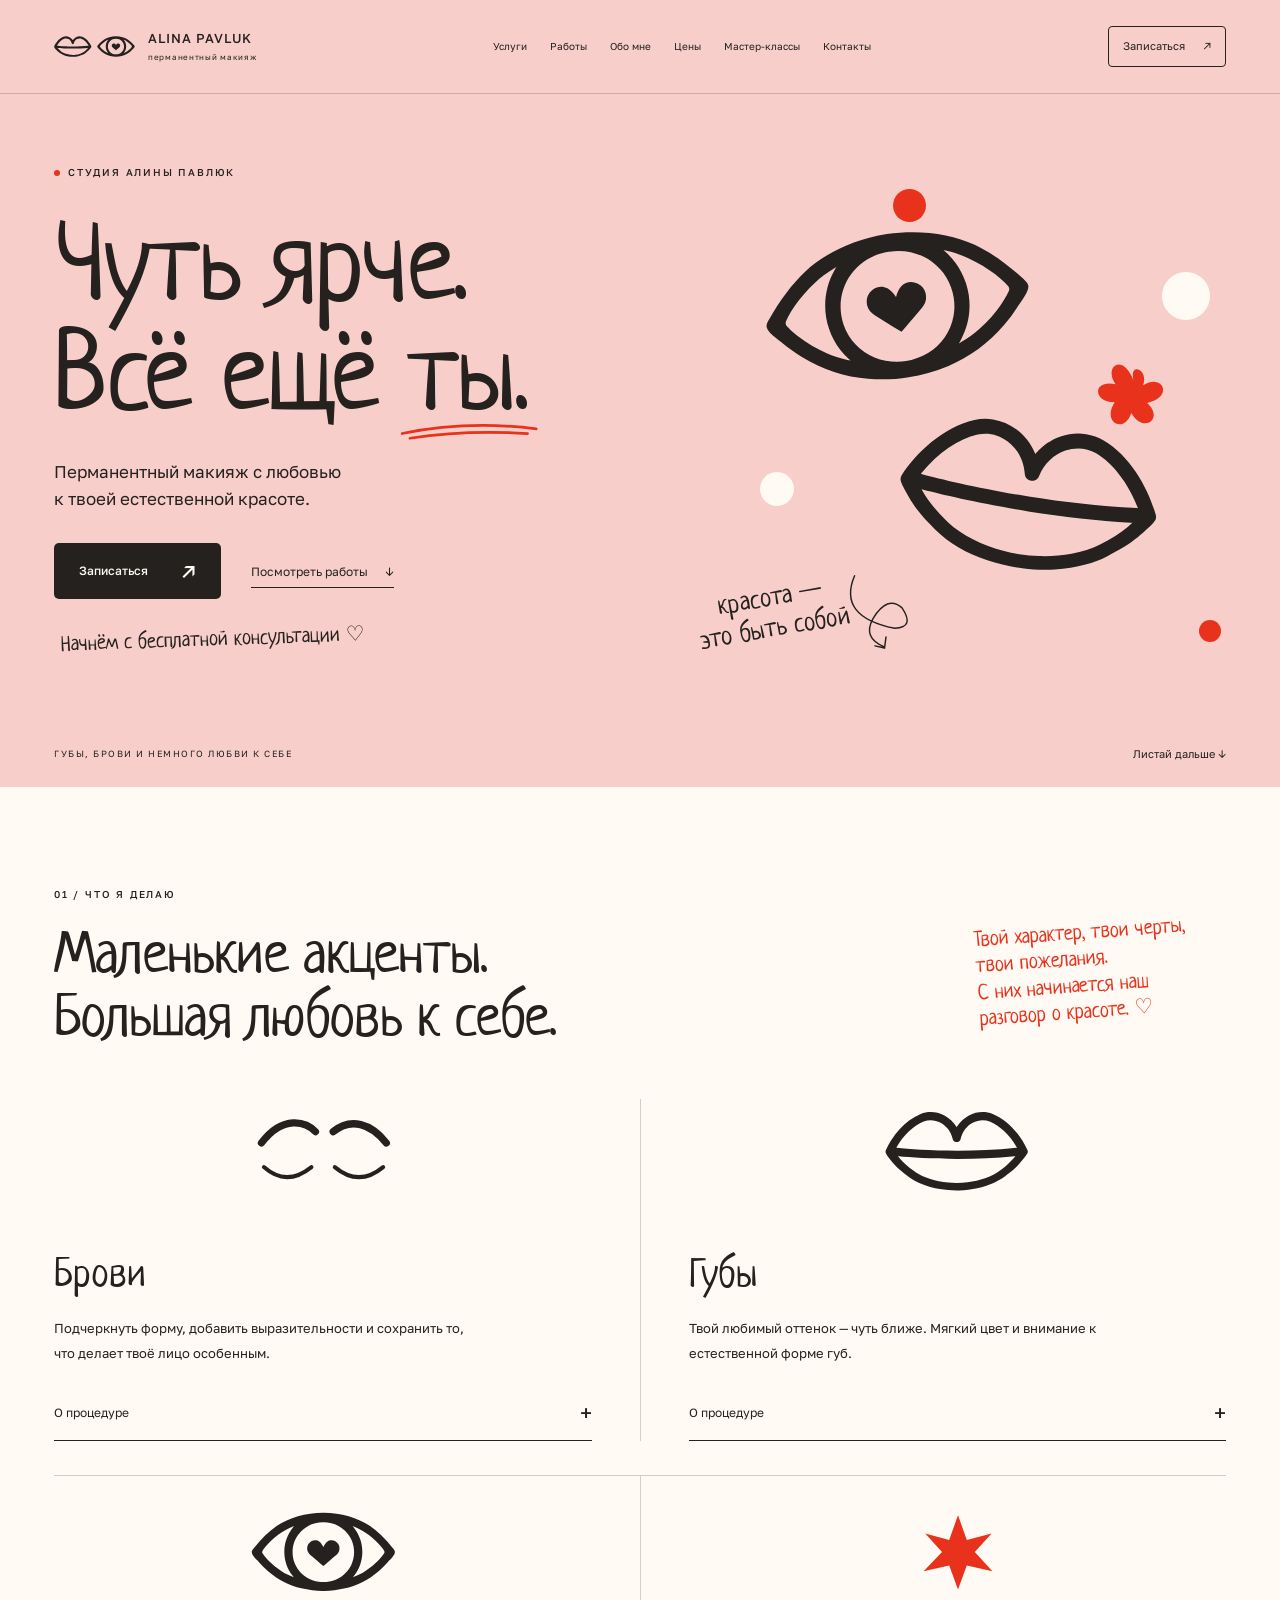
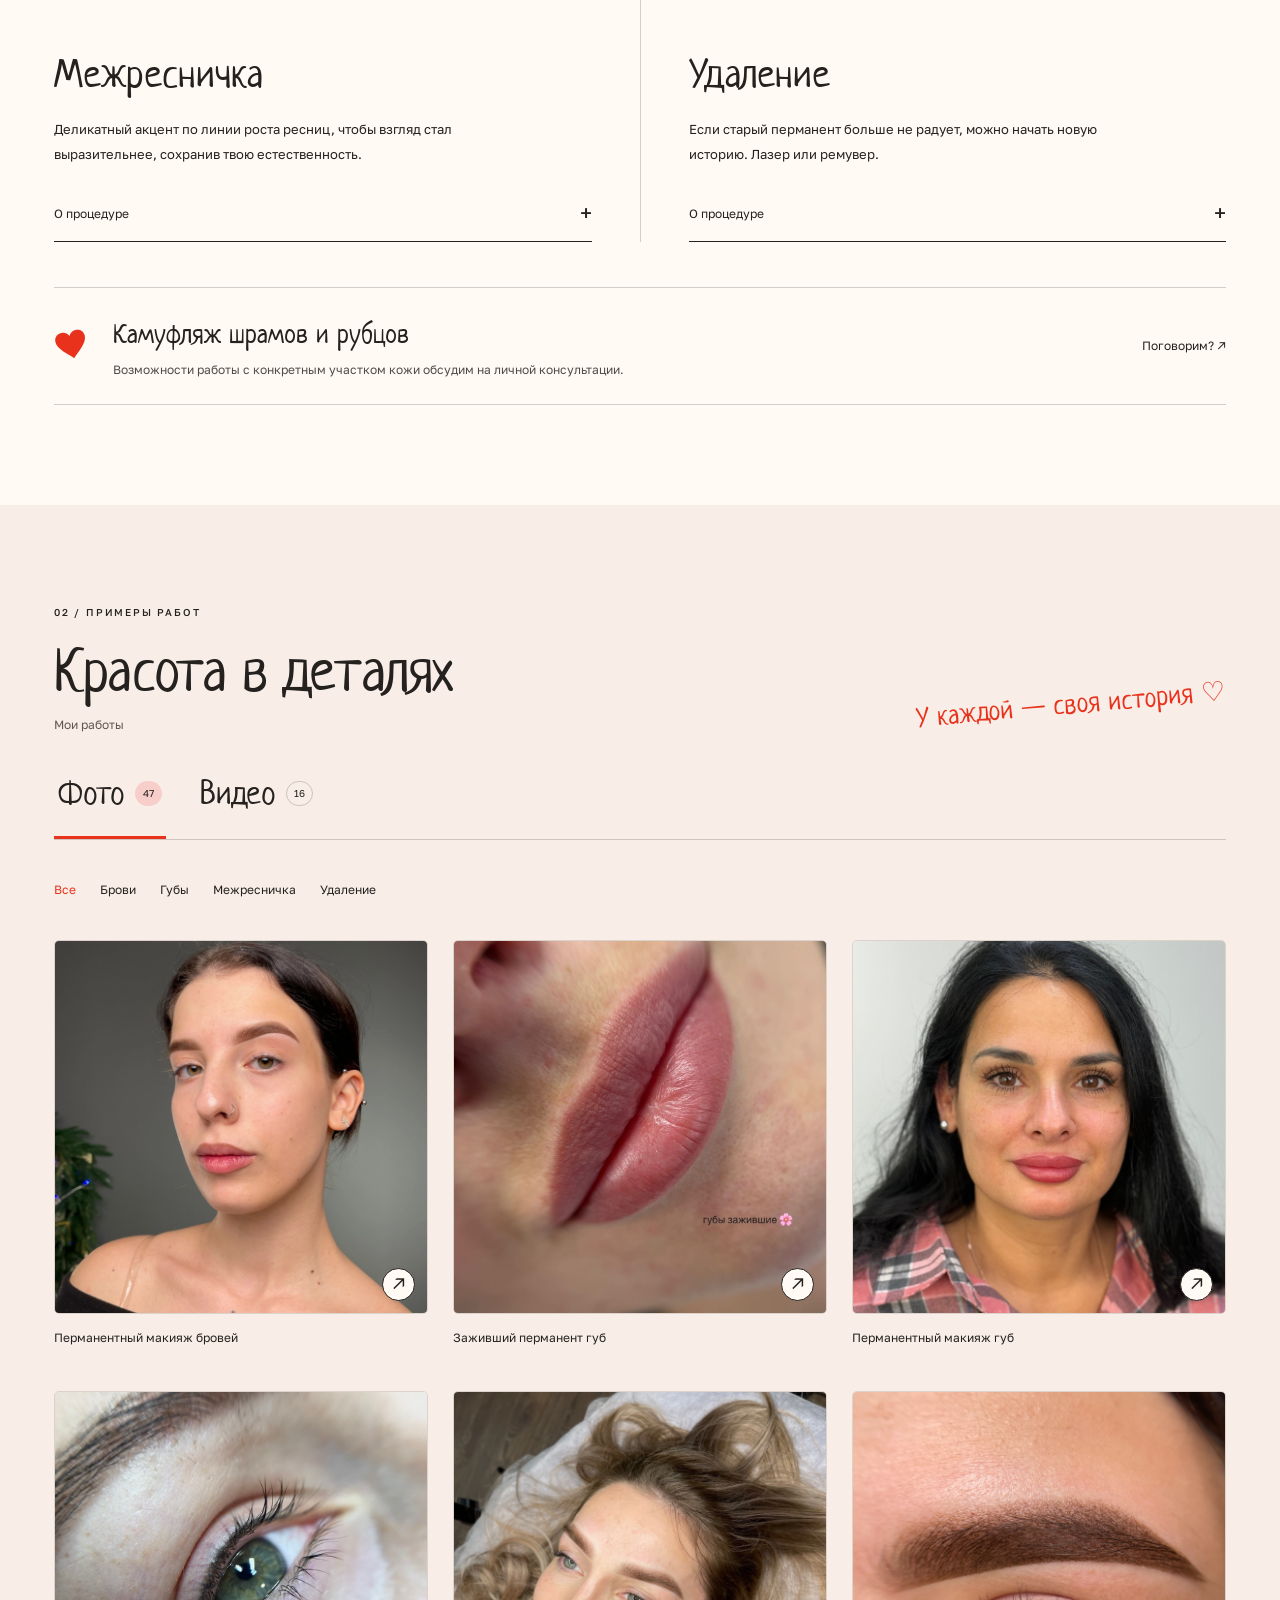
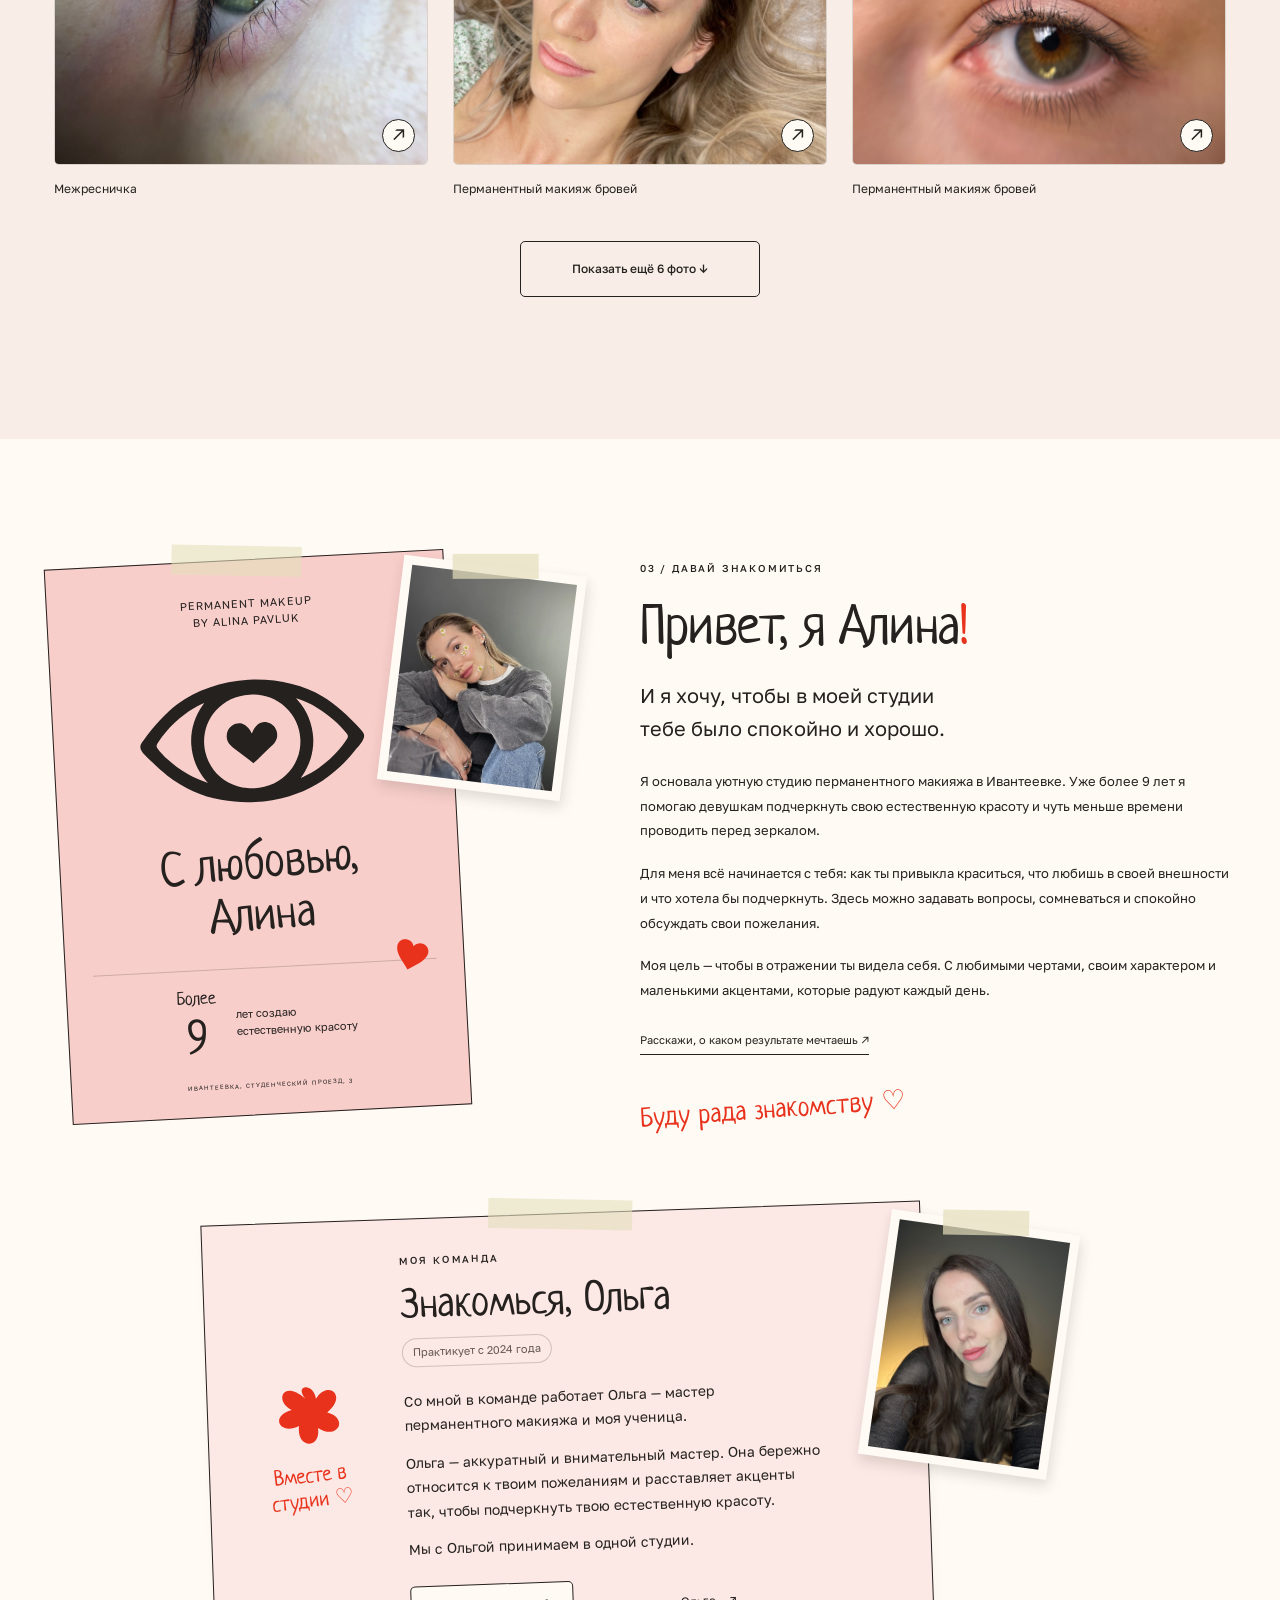
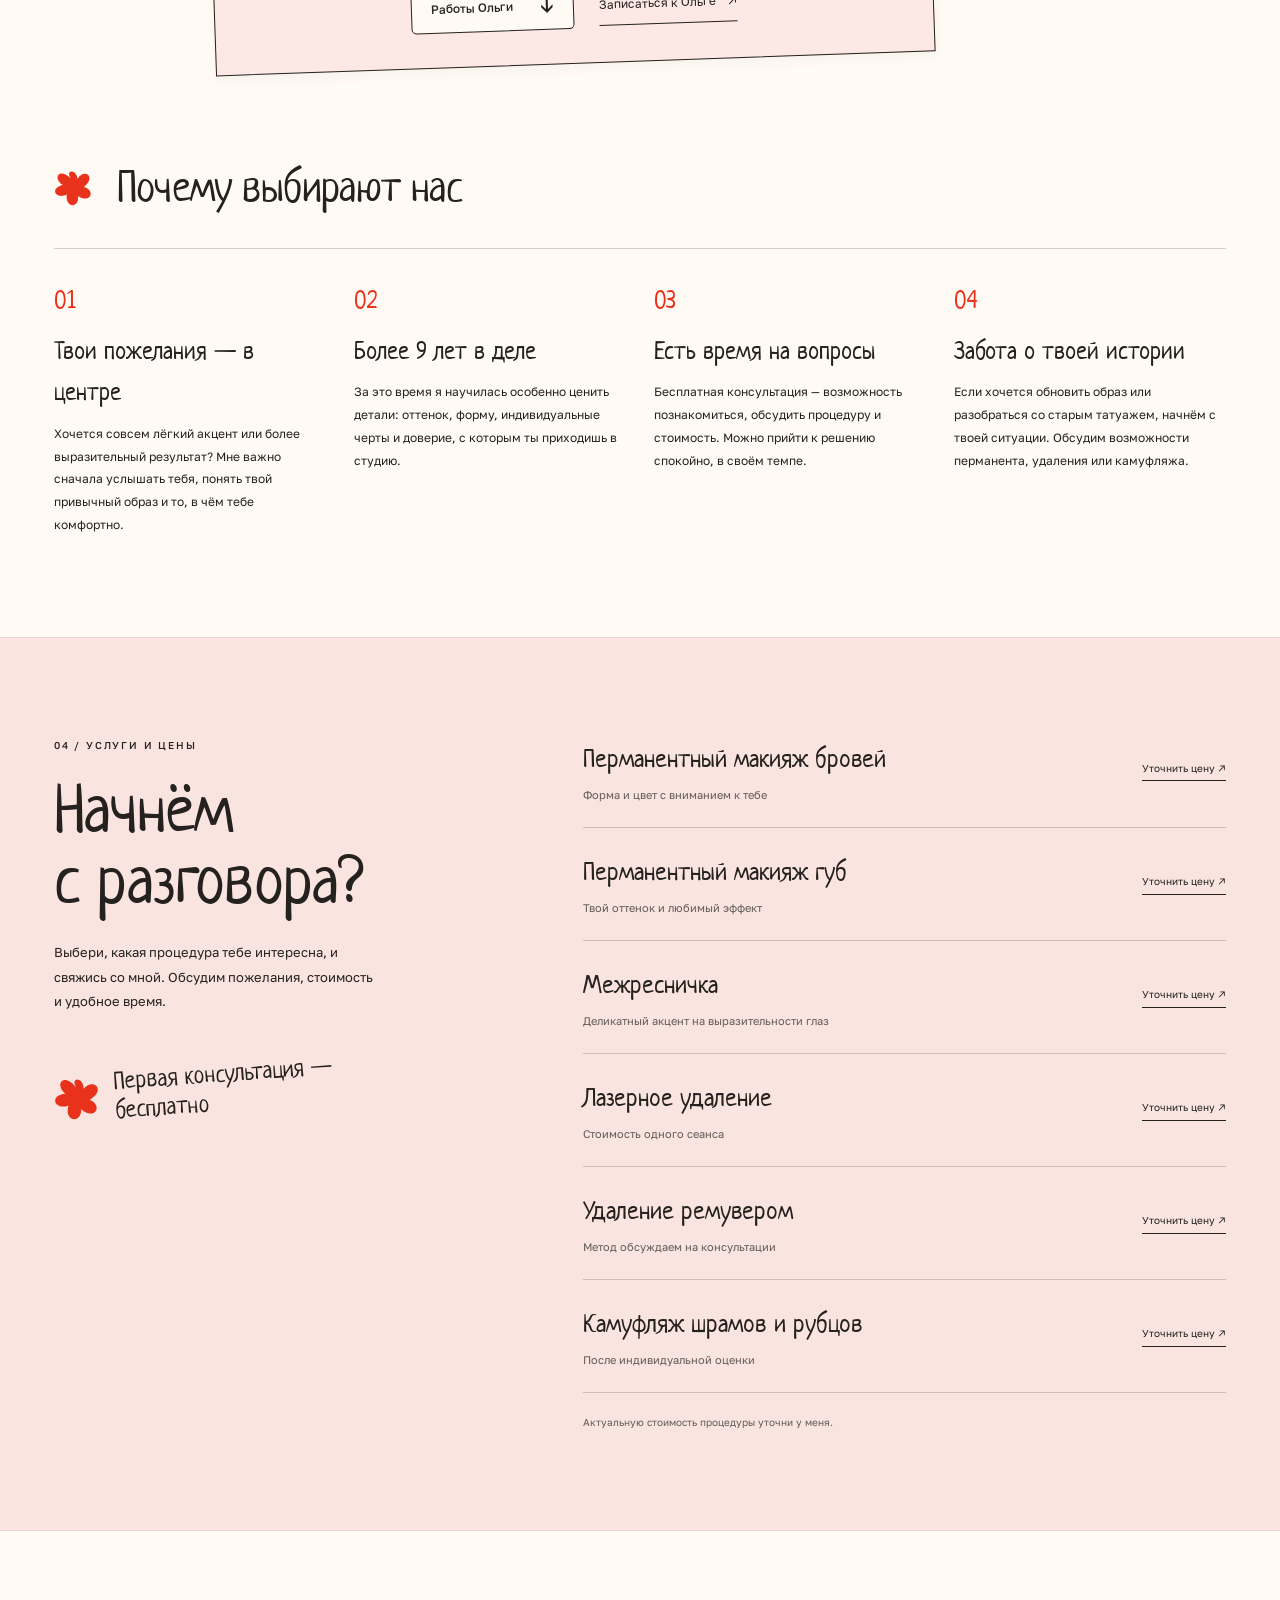
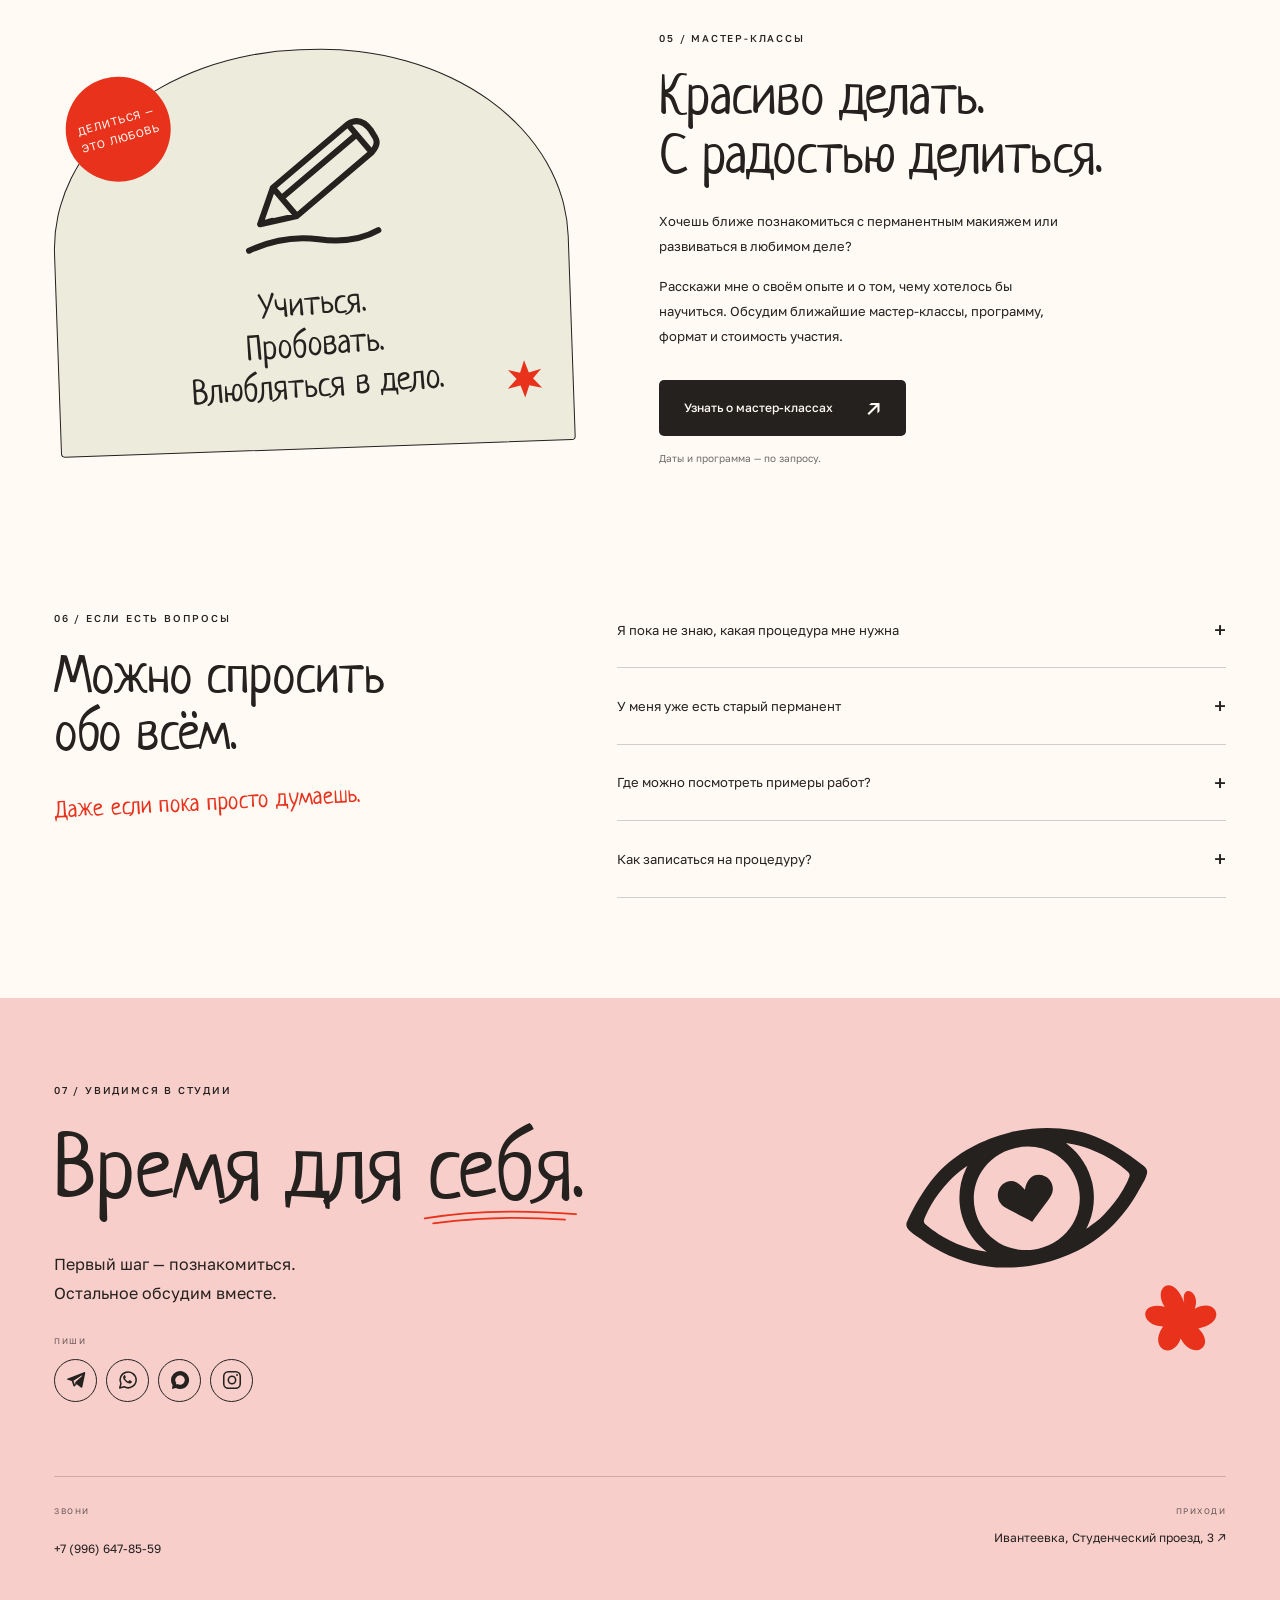
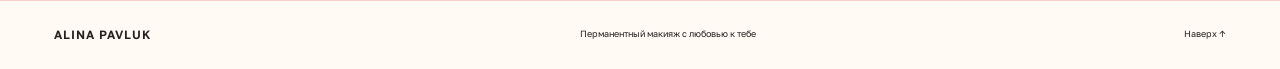
<file: index.html>
<!doctype html>
<html lang="ru">
<head>
<meta name="google-site-verification" content="rxYAy1SDOIGqULvn6zPUI7qbhp-Tc-4rfcIMGANc8yU" />
<meta charset="utf-8"><meta name="viewport" content="width=device-width,initial-scale=1">
<meta name="theme-color" content="#f8ceca">
<title>Алина Павлюк — перманентный макияж</title>
<meta name="description" content="Уютная студия Алины Павлюк. Естественный перманентный макияж губ и бровей, межресничка, удаление лазером и ремувером, камуфляж рубцов. Бесплатная консультация.">
<link rel="canonical" href="https://pavluk-beauty.ru/">
<meta property="og:type" content="website">
<meta property="og:locale" content="ru_RU">
<meta property="og:site_name" content="Алина Павлюк">
<meta property="og:title" content="Алина Павлюк — перманентный макияж">
<meta property="og:description" content="Перманентный макияж бровей, губ и межреснички. Более 9 лет опыта, внимание к твоим пожеланиям и бесплатная консультация.">
<meta property="og:url" content="https://pavluk-beauty.ru/">
<meta property="og:image" content="https://raw.githubusercontent.com/grmaykov/pavkuk-beauty/d744a8a2345180cbea5f71ae53151672de16abcf/assets/social-card-v2.png">
<meta property="og:image:width" content="1200">
<meta property="og:image:height" content="630">
<meta property="og:image:alt" content="Алина Павлюк — перманентный макияж с любовью">
<meta name="twitter:card" content="summary_large_image">
<meta name="twitter:title" content="Алина Павлюк — перманентный макияж">
<meta name="twitter:description" content="Брови, губы, межресничка. Бесплатная консультация.">
<meta name="twitter:image" content="https://raw.githubusercontent.com/grmaykov/pavkuk-beauty/d744a8a2345180cbea5f71ae53151672de16abcf/assets/social-card-v2.png">
<script type="application/ld+json">{"@context": "https://schema.org", "@type": "BeautySalon", "name": "Студия перманентного макияжа Алины Павлюк", "url": "https://pavluk-beauty.ru/", "image": "https://pavluk-beauty.ru/assets/social-card.png", "telephone": "+79966478559", "address": {"@type": "PostalAddress", "streetAddress": "Студенческий проезд, 3", "addressLocality": "Ивантеевка", "addressCountry": "RU"}, "sameAs": ["https://vk.com/pavlukpm"]}</script>
<link rel="icon" href="favicon-pb-v2.ico" sizes="16x16 32x32 48x48" type="image/x-icon">
<link rel="icon" href="favicon-pb-v2-64.png" sizes="64x64" type="image/png">
<link rel="icon" href="favicon-pb-v2-32.png" sizes="32x32" type="image/png">
<link rel="apple-touch-icon" href="assets/apple-touch-icon-pb.png" sizes="180x180">
<link rel="preload" href="assets/neucha.ttf" as="font" type="font/ttf" crossorigin>
<link rel="stylesheet" href="style.css?v=contact-write-4">
<script src="videos.js?v=mixed-plans-1" defer></script>
<script src="app.js" defer></script>
</head>
<body>
<a class="skip" href="#main">К содержанию</a>
<svg class="svg-library" xmlns="http://www.w3.org/2000/svg" aria-hidden="true"><defs>
<symbol id="lips" viewBox="0 0 325.0 185.0"><path d="M294.552,85.411 C247.862,90.361 202.802,92.071 162.832,92.071 C101.142,92.071 51.552,88.001 26.692,85.471 L25.142,85.311 L25.922,83.971 C41.732,56.801 64.432,35.321 86.642,26.531 C98.882,21.681 112.352,22.601 124.591,29.121 C138.172,36.371 148.002,49.401 151.552,64.891 C151.852,66.571 152.522,68.061 153.492,69.261 C155.112,71.301 157.781,72.511 160.642,72.511 L160.672,72.511 C163.552,72.501 166.132,71.321 167.742,69.271 C168.772,68.011 169.432,66.511 169.672,64.911 C173.292,49.331 183.122,36.311 196.652,29.121 C208.932,22.621 222.432,21.701 234.642,26.531 C256.852,35.341 279.532,56.801 295.312,83.921 L296.092,85.251 L294.552,85.411 M290.762,105.991 C289.622,107.391 288.452,108.761 287.292,110.081 C283.142,114.751 278.512,119.351 273.452,123.831 C268.392,128.311 262.902,132.691 257.012,136.911 C247.632,143.641 236.582,149.271 224.161,153.661 C212.072,157.921 198.882,160.981 184.952,162.751 C176.692,163.801 168.602,164.321 160.552,164.321 C154.161,164.321 147.792,163.991 141.382,163.341 C127.402,161.901 114.052,159.161 101.702,155.201 C88.832,151.071 77.402,145.721 67.722,139.291 C66.692,138.601 65.622,137.851 64.232,136.861 C52.392,128.381 42.232,119.411 34.052,110.191 C33.312,109.351 32.572,108.471 31.832,107.581 C31.392,107.061 30.942,106.531 30.492,106.011 L28.882,104.131 L31.342,104.361 C55.032,106.601 103.661,110.351 163.152,110.351 C207.362,110.351 250.002,108.341 289.892,104.361 L292.292,104.121 L290.762,105.991 M319.242,90.171 C305.722,60.691 278.152,23.991 241.362,9.411 C234.152,6.551 226.512,5.131 218.812,5.131 C208.362,5.131 197.812,7.741 188.112,12.911 C177.352,18.621 168.142,27.181 161.462,37.681 L160.612,39.011 L159.772,37.681 C153.172,27.221 143.982,18.671 133.182,12.941 C123.512,7.791 112.992,5.181 102.552,5.181 C94.832,5.181 87.172,6.611 79.932,9.481 C43.082,24.061 15.542,60.801 2.052,90.321 C0.911,92.841 0.942,95.721 2.142,98.211 C5.042,104.061 14.942,116.091 20.342,122.281 C29.252,132.341 40.052,140.851 53.532,150.521 C62.992,157.321 73.712,163.081 85.382,167.631 C96.932,172.131 109.522,175.541 122.792,177.771 C136.962,180.151 151.752,181.171 166.742,180.771 C180.402,180.421 193.872,178.821 206.762,176.021 C219.772,173.201 232.042,169.191 243.232,164.101 C252.142,160.061 260.352,155.321 267.652,150.031 C282.842,139.111 292.822,130.511 301.052,121.281 L301.292,121.011 C304.922,116.841 315.942,104.181 319.102,97.791 C320.332,95.321 320.382,92.681 319.242,90.171" fill="currentColor" fill-rule="nonzero"/></symbol><symbol id="eye" viewBox="0 0 322.0 180.0"><path d="M169.223,67.108 C165.534,70.133 162.681,74.324 160.827,78.701 L160.634,79.080 L160.456,78.701 C158.602,74.324 155.748,70.133 152.060,67.108 C144.003,60.501 132.002,64.263 127.110,72.911 C124.626,77.301 124.125,82.731 125.608,87.539 C127.176,92.620 131.383,96.378 135.368,99.649 C140.572,103.921 145.602,108.455 150.718,112.841 C154.026,115.677 157.334,118.513 160.641,121.348 C163.949,118.513 167.257,115.677 170.565,112.841 C175.681,108.455 180.710,103.921 185.914,99.649 C189.900,96.378 194.106,92.620 195.675,87.539 C197.158,82.731 196.656,77.301 194.173,72.911 C189.281,64.263 177.280,60.501 169.223,67.108" fill="currentColor" fill-rule="nonzero"/><path d="M295.527,87.056 C296.779,88.862 296.769,91.258 295.502,93.054 L294.972,93.844 C294.672,94.264 294.382,94.674 294.082,95.084 C293.592,95.774 293.102,96.454 292.612,97.194 C289.892,100.814 286.542,104.664 282.022,109.374 C274.602,117.144 265.222,124.754 253.322,132.654 C245.662,137.854 236.812,141.684 229.962,144.444 L226.462,145.854 L228.802,142.894 C240.612,127.994 247.172,109.174 247.272,89.894 C247.362,70.134 240.582,50.754 228.162,35.324 L225.742,32.314 L229.322,33.774 C238.252,37.404 246.432,41.744 253.632,46.654 C264.852,54.254 274.452,62.254 282.172,70.434 C286.052,74.514 289.622,78.754 292.772,83.014 C293.122,83.544 293.472,84.044 293.832,84.574 C294.242,85.164 294.662,85.784 295.082,86.414 L295.527,87.056 M215.442,130.484 C212.632,134.124 209.432,137.494 205.922,140.494 C202.412,143.494 198.562,146.144 194.472,148.364 C190.362,150.614 185.972,152.454 181.452,153.814 C176.862,155.204 172.062,156.124 167.192,156.544 C164.992,156.744 162.782,156.834 160.592,156.834 C157.132,156.834 153.682,156.594 150.302,156.124 C145.532,155.444 140.852,154.284 136.382,152.664 C131.952,151.074 127.712,149.034 123.792,146.614 C119.882,144.224 116.202,141.404 112.842,138.234 C109.502,135.064 106.492,131.564 103.892,127.814 C101.262,123.994 99.032,119.904 97.282,115.634 C95.472,111.254 94.152,106.654 93.332,101.974 C92.692,98.284 92.362,94.484 92.342,90.664 C92.272,72.924 99.052,56.324 111.422,43.904 C124.212,31.074 141.482,24.004 160.072,24.004 L161.212,24.004 C179.802,24.004 197.072,31.074 209.862,43.904 C222.232,56.324 229.012,72.924 228.942,90.664 C228.922,95.604 228.372,100.504 227.302,105.234 C226.252,109.854 224.692,114.354 222.682,118.634 C220.702,122.824 218.262,126.814 215.442,130.484 M26.202,86.424 C26.622,85.794 27.042,85.174 27.442,84.584 C27.802,84.054 28.152,83.544 28.482,83.054 C31.662,78.754 35.232,74.514 39.122,70.434 C46.832,62.254 56.432,54.254 67.652,46.654 C74.852,41.744 83.032,37.404 91.962,33.774 L95.542,32.314 L93.122,35.324 C80.702,50.754 73.922,70.134 74.012,89.894 C74.112,109.174 80.672,127.994 92.482,142.894 L94.822,145.854 L91.322,144.444 C84.472,141.684 75.622,137.854 67.952,132.654 C56.072,124.754 46.682,117.144 39.262,109.364 C34.742,104.664 31.392,100.814 28.702,97.244 C28.182,96.454 27.682,95.764 27.192,95.074 C26.902,94.674 26.602,94.264 26.312,93.844 L25.792,93.074 C24.519,91.266 24.511,88.856 25.773,87.041 L26.202,86.424 M315.612,82.164 L315.522,82.054 C298.392,60.474 281.422,44.074 263.632,31.904 C237.042,13.734 199.812,3.084 161.462,2.694 C161.222,2.694 160.952,2.694 160.712,2.704 L160.672,2.714 L160.572,2.704 C160.332,2.694 160.062,2.694 159.812,2.694 C121.472,3.084 84.232,13.734 57.652,31.904 C39.862,44.074 22.892,60.474 5.762,82.054 L5.672,82.164 C3.632,84.724 1.522,87.374 1.702,90.494 C1.872,93.434 3.752,97.034 7.442,101.534 C9.502,104.034 11.812,106.444 13.842,108.584 C15.082,109.884 16.262,111.114 17.202,112.184 C23.572,119.414 30.532,126.254 37.882,132.504 C60.142,151.434 85.112,164.284 112.092,170.714 C128.652,174.654 144.972,176.584 160.602,176.424 C176.312,176.584 192.632,174.654 209.192,170.714 C236.172,164.284 261.142,151.434 283.402,132.504 C290.752,126.254 297.712,119.414 304.082,112.184 C305.022,111.114 306.202,109.884 307.442,108.584 C309.472,106.454 311.782,104.034 313.832,101.534 C317.532,97.044 319.412,93.434 319.582,90.494 C319.762,87.374 317.652,84.724 315.612,82.164" fill="currentColor" fill-rule="nonzero"/></symbol>
<symbol id="flower" viewBox="0 0 100 100"><path fill="currentColor" d="M50 27C24-11 1 18 25 39C-12 40-2 74 30 66C17 100 55 110 58 76C83 103 109 73 78 56C116 38 91 6 66 31C69 5 37 1 50 27Z"/></symbol>
<symbol id="spark" viewBox="0 0 100 100"><path d="M50 4 61 35 92 27 71 50 93 74 61 67 50 97 39 67 7 74 30 50 9 27 39 35Z" fill="currentColor"/></symbol>
<symbol id="heart" viewBox="0 0 100 90"><path d="M50 82C37 68 7 48 7 26C7 1 40-4 50 17C61-4 93 2 93 26C93 48 62 70 50 82Z" fill="currentColor"/></symbol>
<symbol id="brows" viewBox="0 0 180 100"><g fill="none" stroke="currentColor" stroke-linecap="round" stroke-linejoin="round"><path d="M13 40C40 4 69 14 80 26M102 26C124 8 149 16 168 40" stroke-width="9"/><path d="M16 70Q44 95 75 70M104 70Q134 95 164 70" stroke-width="5"/></g></symbol>
<symbol id="arrow" viewBox="0 0 50 25"><path d="M3 13H44M32 3l12 10-12 10" fill="none" stroke="currentColor" stroke-width="2.5" stroke-linecap="round" stroke-linejoin="round"/></symbol>
<symbol id="pencil" viewBox="0 0 180 150"><g fill="none" stroke="currentColor" stroke-width="6" stroke-linecap="round" stroke-linejoin="round"><path d="m39 112 14-36 77-61q13-8 23 7l4 7q4 7-4 15l-77 61-37 7Zm14-36 23 29M130 15l23 29M62 86l76-60M39 112l12-3M27 138q35-15 70-9t60-7"/></g></symbol>
</defs></svg>
<header class="header">
<div class="wrap header-inner">
<a class="brand" href="#home" aria-label="Алина Павлюк — на главную"><span class="brand-marks"><svg><use href="#lips"/></svg><svg><use href="#eye"/></svg></span><span>ALINA PAVLUK<small>перманентный макияж</small></span></a>
<nav id="navigation" aria-label="Основная навигация"><a href="#services">Услуги</a><a href="#works">Работы</a><a href="#about">Обо мне</a><a href="#prices">Цены</a><a href="#classes">Мастер-классы</a><a href="#contacts">Контакты</a></nav>
<a class="header-book" href="#contacts">Записаться <span>↗</span></a>
<button class="menu-button" aria-label="Открыть меню" aria-expanded="false" aria-controls="navigation"><span></span><span></span></button>
</div>
</header>
<main id="main">
<section class="hero" id="home">
<div class="wrap hero-inner">
<div class="hero-copy"><p class="eyebrow"><span class="little-dot"></span> СТУДИЯ АЛИНЫ ПАВЛЮК</p>
<h1>Чуть ярче.<br>Всё ещё <span class="you">ты.<svg viewBox="0 0 180 25" aria-hidden="true"><path d="M4 17Q87 0 175 11M14 23Q85 12 164 17"/></svg></span></h1>
<p class="hero-description">Перманентный макияж с любовью<br class="desktop-break"> к твоей естественной красоте.</p>
<div class="hero-actions"><a class="button dark" href="#contacts">Записаться <span>↗</span></a><a class="text-link" href="#works">Посмотреть работы <span>↓</span></a></div>
<p class="hand hero-note">Начнём с бесплатной консультации ♡</p>
</div>
<div class="hero-art" aria-hidden="true"><span class="art-dot red dot-one"></span><span class="art-dot white dot-two"></span><svg class="hero-eye"><g class="hero-eye-blink"><use href="#eye"/></g><svg class="hero-eye-closed" viewBox="0 0 322 180" width="100%" height="100%"><path d="M8 90 Q161 108 314 90" fill="none" stroke="currentColor" stroke-width="12" stroke-linecap="round"/></svg></svg><svg class="hero-lips"><g class="hero-lips-motion"><use href="#lips"/></g></svg><svg class="art-flower"><use href="#flower"/></svg><span class="art-dot white dot-three"></span><span class="art-dot red dot-four"></span><div class="art-message hand">красота —<br>это быть собой</div><svg class="art-scribble" viewBox="0 0 100 110"><path d="M20 4Q-4 60 75 76Q103 75 85 48Q65 30 45 63Q31 89 60 101M48 100l13 3 2-15"/></svg></div>
</div>
<div class="hero-bottom wrap"><span>ГУБЫ, БРОВИ И НЕМНОГО ЛЮБВИ К СЕБЕ</span><a href="#services" aria-label="Перейти к услугам">Листай дальше ↓</a></div>
</section>

<section class="services section" id="services"><div class="wrap">
<div class="section-heading"><div><p class="eyebrow">01 / ЧТО Я ДЕЛАЮ</p><h2>Маленькие акценты.<br>Большая любовь к себе.</h2></div><p class="hand tilted service-note">Твой характер, твои черты,<br>твои пожелания.<br>С них начинается наш<br>разговор о красоте. <span aria-hidden="true">♡</span></p></div>
<div class="service-grid">
<article class="service"><div class="service-top"><svg aria-hidden="true"><use href="#brows"/></svg></div><h3>Брови</h3><p>Подчеркнуть форму, добавить выразительности и сохранить то, что делает твоё лицо особенным.</p><details><summary>О процедуре <span>+</span></summary><div>На консультации обсудим желаемую форму и насыщенность. Если уже есть перманентный макияж, покажи его мне — это поможет выбрать дальнейший путь.<a href="#contacts">Обсудить мои брови ↗</a></div></details></article>
<article class="service"><div class="service-top"><svg aria-hidden="true"><use href="#lips"/></svg></div><h3>Губы</h3><p>Твой любимый оттенок — чуть ближе. Мягкий цвет и внимание к естественной форме губ.</p><details><summary>О процедуре <span>+</span></summary><div>Расскажи, какой эффект тебе нравится: едва заметный оттенок или более выразительный цвет. На консультации обсудим пожелания и возможности процедуры.<a href="#contacts">Подобрать оттенок ↗</a></div></details></article>
<article class="service"><div class="service-top"><svg aria-hidden="true"><use href="#eye"/></svg></div><h3>Межресничка</h3><p>Деликатный акцент по линии роста ресниц, чтобы взгляд стал выразительнее, сохранив твою естественность.</p><details><summary>О процедуре <span>+</span></summary><div>Если хочется подчеркнуть глаза, но сохранить мягкий, естественный образ — обсудим межресничный перманент. Вместе подберём насыщенность с учётом твоих пожеланий.<a href="#contacts">Обсудить межресничку ↗</a></div></details></article><article class="service"><div class="service-top"><svg class="red-ink" aria-hidden="true"><use href="#spark"/></svg></div><h3>Удаление</h3><p>Если старый перманент больше не радует, можно начать новую историю. Лазер или ремувер.</p><details><summary>О процедуре <span>+</span></summary><div>Начнём с оценки существующего перманента. Метод, количество процедур и ожидаемый результат обсуждаются индивидуально — заранее обещать удаление за один сеанс нельзя.<a href="#contacts">Обсудить удаление ↗</a></div></details></article>
</div>
<div class="extra-service"><svg aria-hidden="true"><use href="#heart"/></svg><div><h3>Камуфляж шрамов и рубцов</h3><p>Возможности работы с конкретным участком кожи обсудим на личной консультации.</p></div><a href="#contacts" aria-label="Узнать о камуфляже шрамов и рубцов">Поговорим? ↗</a></div>
</div></section>
<section class="works section" id="works" data-master="alina"><div class="wrap">
<div class="section-heading"><div><p class="eyebrow">02 / ПРИМЕРЫ РАБОТ</p><h2>Красота в деталях</h2><p class="portfolio-author">Мои работы</p></div><p class="hand tilted">У каждой — своя история ♡</p></div>
<div class="work-tabs" role="tablist" aria-label="Формат работ"><button type="button" id="photo-tab" role="tab" aria-selected="true" aria-controls="photo-panel" tabindex="0">Фото <span>47</span></button><button type="button" id="video-tab" role="tab" aria-selected="false" aria-controls="video-panel" tabindex="-1">Видео <span>16</span></button></div><div id="photo-panel" role="tabpanel" aria-labelledby="photo-tab"><div class="filter-row" role="group" aria-label="Фильтр фотографий"><button class="active" data-filter="all" aria-pressed="true">Все</button><button data-filter="brows" aria-pressed="false">Брови</button><button data-filter="lips" aria-pressed="false">Губы</button><button data-filter="lashline" aria-pressed="false">Межресничка</button><button data-filter="removal" aria-pressed="false">Удаление</button></div>
<div class="work-grid portfolio-gallery"><figure class="work-card portfolio-card" data-category="brows" data-index="0"><a class="portfolio-photo" href="assets/portfolio/brows-10.png" data-photo="0" data-ratio="0.75000000" data-rotate="0" aria-label="Открыть фото 1: Перманентный макияж бровей" style="--photo-ratio:0.75000000"><img src="assets/portfolio/brows-10.png" width="1536" height="2048" alt="Перманентный макияж бровей — работа Алины Павлюк, фотография 1" loading="lazy" decoding="async"><span class="photo-enlarge" aria-hidden="true">↗</span></a><figcaption><div><span class="photo-title">Перманентный макияж бровей</span><small></small></div></figcaption></figure><figure class="work-card portfolio-card" data-category="lips" data-index="1"><a class="portfolio-photo" href="assets/portfolio/lips-08.jpg" data-photo="1" data-ratio="0.56250000" data-rotate="0" aria-label="Открыть фото 2: Заживший перманент губ" style="--photo-ratio:0.56250000"><img src="assets/portfolio/lips-08.jpg" width="1152" height="2048" alt="Заживший перманент губ — работа Алины Павлюк, фотография 2" loading="lazy" decoding="async"><span class="photo-enlarge" aria-hidden="true">↗</span></a><figcaption><div><span class="photo-title">Заживший перманент губ</span><small></small></div></figcaption></figure><figure class="work-card portfolio-card" data-category="lips" data-index="2"><a class="portfolio-photo" href="assets/portfolio/lips-11.jpg" data-photo="2" data-ratio="0.75000000" data-rotate="0" aria-label="Открыть фото 3: Перманентный макияж губ" style="--photo-ratio:0.75000000"><img src="assets/portfolio/lips-11.jpg" width="1536" height="2048" alt="Перманентный макияж губ — работа Алины Павлюк, фотография 3" loading="lazy" decoding="async"><span class="photo-enlarge" aria-hidden="true">↗</span></a><figcaption><div><span class="photo-title">Перманентный макияж губ</span><small></small></div></figcaption></figure><figure class="work-card portfolio-card" data-category="lashline" data-index="3"><a class="portfolio-photo" href="assets/portfolio/lashline-09.jpg" data-photo="3" data-ratio="0.75000000" data-rotate="0" aria-label="Открыть фото 4: Межресничка" style="--photo-ratio:0.75000000"><img src="assets/portfolio/lashline-09.jpg" width="960" height="1280" alt="Межресничка — работа Алины Павлюк, фотография 4" loading="lazy" decoding="async"><span class="photo-enlarge" aria-hidden="true">↗</span></a><figcaption><div><span class="photo-title">Межресничка</span><small></small></div></figcaption></figure><figure class="work-card portfolio-card" data-category="brows" data-index="4"><a class="portfolio-photo" href="assets/portfolio/brows-09.png" data-photo="4" data-ratio="0.75000000" data-rotate="0" aria-label="Открыть фото 5: Перманентный макияж бровей" style="--photo-ratio:0.75000000"><img src="assets/portfolio/brows-09.png" width="1536" height="2048" alt="Перманентный макияж бровей — работа Алины Павлюк, фотография 5" loading="lazy" decoding="async"><span class="photo-enlarge" aria-hidden="true">↗</span></a><figcaption><div><span class="photo-title">Перманентный макияж бровей</span><small></small></div></figcaption></figure><figure class="work-card portfolio-card" data-category="brows" data-index="5"><a class="portfolio-photo" href="assets/portfolio/brows-03.jpg" data-photo="5" data-ratio="1.33333333" data-rotate="0" aria-label="Открыть фото 6: Перманентный макияж бровей" style="--photo-ratio:1.33333333"><img src="assets/portfolio/brows-03.jpg" width="2048" height="1536" alt="Перманентный макияж бровей — работа Алины Павлюк, фотография 6" loading="lazy" decoding="async"><span class="photo-enlarge" aria-hidden="true">↗</span></a><figcaption><div><span class="photo-title">Перманентный макияж бровей</span><small></small></div></figcaption></figure><figure class="work-card portfolio-card" data-category="lips" data-index="6" hidden><a class="portfolio-photo" href="assets/portfolio/lips-01.png" data-photo="6" data-ratio="0.99831933" data-rotate="0" aria-label="Открыть фото 7: Перманентный макияж губ" style="--photo-ratio:0.99831933"><img src="assets/portfolio/lips-01.png" width="1188" height="1190" alt="Перманентный макияж губ — работа Алины Павлюк, фотография 7" loading="lazy" decoding="async"><span class="photo-enlarge" aria-hidden="true">↗</span></a><figcaption><div><span class="photo-title">Перманентный макияж губ</span><small></small></div></figcaption></figure><figure class="work-card portfolio-card" data-category="lashline" data-index="7" hidden><a class="portfolio-photo" href="assets/portfolio/lashline-01.jpg" data-photo="7" data-ratio="0.75000000" data-rotate="0" aria-label="Открыть фото 8: Межресничка" style="--photo-ratio:0.75000000"><img src="assets/portfolio/lashline-01.jpg" width="960" height="1280" alt="Межресничка — работа Алины Павлюк, фотография 8" loading="lazy" decoding="async"><span class="photo-enlarge" aria-hidden="true">↗</span></a><figcaption><div><span class="photo-title">Межресничка</span><small></small></div></figcaption></figure><figure class="work-card portfolio-card" data-category="portrait" data-index="8" hidden><a class="portfolio-photo" href="assets/portfolio/portrait-01.jpg" data-photo="8" data-ratio="0.75000000" data-rotate="0" aria-label="Открыть фото 9: Моя работа" style="--photo-ratio:0.75000000"><img src="assets/portfolio/portrait-01.jpg" width="1536" height="2048" alt="Моя работа — работа Алины Павлюк, фотография 9" loading="lazy" decoding="async"><span class="photo-enlarge" aria-hidden="true">↗</span></a><figcaption><div><span class="photo-title">Моя работа</span><small></small></div></figcaption></figure><figure class="work-card portfolio-card" data-category="brows" data-index="9" hidden><a class="portfolio-photo" href="assets/portfolio/brows-07.jpg" data-photo="9" data-ratio="0.75000000" data-rotate="0" aria-label="Открыть фото 10: Перманентный макияж бровей" style="--photo-ratio:0.75000000"><img src="assets/portfolio/brows-07.jpg" width="960" height="1280" alt="Перманентный макияж бровей — работа Алины Павлюк, фотография 10" loading="lazy" decoding="async"><span class="photo-enlarge" aria-hidden="true">↗</span></a><figcaption><div><span class="photo-title">Перманентный макияж бровей</span><small></small></div></figcaption></figure><figure class="work-card portfolio-card" data-category="lips" data-index="10" hidden><a class="portfolio-photo" href="assets/portfolio/lips-04.png" data-photo="10" data-ratio="1.00840336" data-rotate="0" aria-label="Открыть фото 11: Перманентный макияж губ" style="--photo-ratio:1.00840336"><img src="assets/portfolio/lips-04.png" width="1320" height="1309" alt="Перманентный макияж губ — работа Алины Павлюк, фотография 11" loading="lazy" decoding="async"><span class="photo-enlarge" aria-hidden="true">↗</span></a><figcaption><div><span class="photo-title">Перманентный макияж губ</span><small></small></div></figcaption></figure><figure class="work-card portfolio-card" data-category="lashline" data-index="11" hidden><a class="portfolio-photo" href="assets/portfolio/lashline-02.jpg" data-photo="11" data-ratio="1.33333333" data-rotate="0" aria-label="Открыть фото 12: Межресничка" style="--photo-ratio:1.33333333"><img src="assets/portfolio/lashline-02.jpg" width="1280" height="960" alt="Межресничка — работа Алины Павлюк, фотография 12" loading="lazy" decoding="async"><span class="photo-enlarge" aria-hidden="true">↗</span></a><figcaption><div><span class="photo-title">Межресничка</span><small></small></div></figcaption></figure><figure class="work-card portfolio-card" data-category="brows" data-index="12" hidden><a class="portfolio-photo" href="assets/portfolio/brows-11.png" data-photo="12" data-ratio="0.75000000" data-rotate="0" aria-label="Открыть фото 13: Перманентный макияж бровей" style="--photo-ratio:0.75000000"><img src="assets/portfolio/brows-11.png" width="1536" height="2048" alt="Перманентный макияж бровей — работа Алины Павлюк, фотография 13" loading="lazy" decoding="async"><span class="photo-enlarge" aria-hidden="true">↗</span></a><figcaption><div><span class="photo-title">Перманентный макияж бровей</span><small></small></div></figcaption></figure><figure class="work-card portfolio-card" data-category="brows" data-index="13" hidden><a class="portfolio-photo" href="assets/portfolio/brows-01.jpg" data-photo="13" data-ratio="0.75000000" data-rotate="0" aria-label="Открыть фото 14: Перманентный макияж бровей" style="--photo-ratio:0.75000000"><img src="assets/portfolio/brows-01.jpg" width="1536" height="2048" alt="Перманентный макияж бровей — работа Алины Павлюк, фотография 14" loading="lazy" decoding="async"><span class="photo-enlarge" aria-hidden="true">↗</span></a><figcaption><div><span class="photo-title">Перманентный макияж бровей</span><small></small></div></figcaption></figure><figure class="work-card portfolio-card" data-category="lashline" data-index="14" hidden><a class="portfolio-photo" href="assets/portfolio/lashline-07.jpg" data-photo="14" data-ratio="0.75000000" data-rotate="0" aria-label="Открыть фото 15: Межресничка" style="--photo-ratio:0.75000000"><img src="assets/portfolio/lashline-07.jpg" width="960" height="1280" alt="Межресничка — работа Алины Павлюк, фотография 15" loading="lazy" decoding="async"><span class="photo-enlarge" aria-hidden="true">↗</span></a><figcaption><div><span class="photo-title">Межресничка</span><small></small></div></figcaption></figure><figure class="work-card portfolio-card" data-category="brows" data-index="15" hidden><a class="portfolio-photo" href="assets/portfolio/brows-12.png" data-photo="15" data-ratio="0.75000000" data-rotate="0" aria-label="Открыть фото 16: Перманентный макияж бровей" style="--photo-ratio:0.75000000"><img src="assets/portfolio/brows-12.png" width="1536" height="2048" alt="Перманентный макияж бровей — работа Алины Павлюк, фотография 16" loading="lazy" decoding="async"><span class="photo-enlarge" aria-hidden="true">↗</span></a><figcaption><div><span class="photo-title">Перманентный макияж бровей</span><small></small></div></figcaption></figure><figure class="work-card portfolio-card" data-category="lips" data-index="16" hidden><a class="portfolio-photo" href="assets/portfolio/lips-03.jpg" data-photo="16" data-ratio="0.79980469" data-rotate="0" aria-label="Открыть фото 17: Перманентный макияж губ" style="--photo-ratio:0.79980469"><img src="assets/portfolio/lips-03.jpg" width="1638" height="2048" alt="Перманентный макияж губ — работа Алины Павлюк, фотография 17" loading="lazy" decoding="async"><span class="photo-enlarge" aria-hidden="true">↗</span></a><figcaption><div><span class="photo-title">Перманентный макияж губ</span><small></small></div></figcaption></figure><figure class="work-card portfolio-card" data-category="lashline" data-index="17" hidden><a class="portfolio-photo" href="assets/portfolio/lashline-03.jpg" data-photo="17" data-ratio="1.33333333" data-rotate="0" aria-label="Открыть фото 18: Межресничка" style="--photo-ratio:1.33333333"><img src="assets/portfolio/lashline-03.jpg" width="1280" height="960" alt="Межресничка — работа Алины Павлюк, фотография 18" loading="lazy" decoding="async"><span class="photo-enlarge" aria-hidden="true">↗</span></a><figcaption><div><span class="photo-title">Межресничка</span><small></small></div></figcaption></figure><figure class="work-card portfolio-card" data-category="lips" data-index="18" hidden><a class="portfolio-photo" href="assets/portfolio/lips-02.jpg" data-photo="18" data-ratio="0.79980469" data-rotate="0" aria-label="Открыть фото 19: Перманентный макияж губ" style="--photo-ratio:0.79980469"><img src="assets/portfolio/lips-02.jpg" width="1638" height="2048" alt="Перманентный макияж губ — работа Алины Павлюк, фотография 19" loading="lazy" decoding="async"><span class="photo-enlarge" aria-hidden="true">↗</span></a><figcaption><div><span class="photo-title">Перманентный макияж губ</span><small></small></div></figcaption></figure><figure class="work-card portfolio-card" data-category="brows" data-index="19" hidden><a class="portfolio-photo" href="assets/portfolio/brows-13.png" data-photo="19" data-ratio="0.75000000" data-rotate="0" aria-label="Открыть фото 20: Перманентный макияж бровей" style="--photo-ratio:0.75000000"><img src="assets/portfolio/brows-13.png" width="1536" height="2048" alt="Перманентный макияж бровей — работа Алины Павлюк, фотография 20" loading="lazy" decoding="async"><span class="photo-enlarge" aria-hidden="true">↗</span></a><figcaption><div><span class="photo-title">Перманентный макияж бровей</span><small></small></div></figcaption></figure><figure class="work-card portfolio-card" data-category="lashline" data-index="20" hidden><a class="portfolio-photo" href="assets/portfolio/lashline-04.jpg" data-photo="20" data-ratio="0.75000000" data-rotate="0" aria-label="Открыть фото 21: Межресничка" style="--photo-ratio:0.75000000"><img src="assets/portfolio/lashline-04.jpg" width="960" height="1280" alt="Межресничка — работа Алины Павлюк, фотография 21" loading="lazy" decoding="async"><span class="photo-enlarge" aria-hidden="true">↗</span></a><figcaption><div><span class="photo-title">Межресничка</span><small></small></div></figcaption></figure><figure class="work-card portfolio-card" data-category="lips" data-index="21" hidden><a class="portfolio-photo" href="assets/portfolio/lips-12.png" data-photo="21" data-ratio="0.80194411" data-rotate="0" aria-label="Открыть фото 22: Перманентный макияж губ" style="--photo-ratio:0.80194411"><img src="assets/portfolio/lips-12.png" width="1320" height="1646" alt="Перманентный макияж губ — работа Алины Павлюк, фотография 22" loading="lazy" decoding="async"><span class="photo-enlarge" aria-hidden="true">↗</span></a><figcaption><div><span class="photo-title">Перманентный макияж губ</span><small></small></div></figcaption></figure><figure class="work-card portfolio-card" data-category="brows" data-index="22" hidden><a class="portfolio-photo" href="assets/portfolio/brows-02.jpg" data-photo="22" data-ratio="1.33333333" data-rotate="0" aria-label="Открыть фото 23: Перманентный макияж бровей" style="--photo-ratio:1.33333333"><img src="assets/portfolio/brows-02.jpg" width="2048" height="1536" alt="Перманентный макияж бровей — работа Алины Павлюк, фотография 23" loading="lazy" decoding="async"><span class="photo-enlarge" aria-hidden="true">↗</span></a><figcaption><div><span class="photo-title">Перманентный макияж бровей</span><small></small></div></figcaption></figure><figure class="work-card portfolio-card" data-category="brows" data-index="23" hidden><a class="portfolio-photo" href="assets/portfolio/brows-15.png" data-photo="23" data-ratio="0.65671642" data-rotate="0" aria-label="Открыть фото 24: Перманентный макияж бровей" style="--photo-ratio:0.65671642"><img src="assets/portfolio/brows-15.png" width="1320" height="2010" alt="Перманентный макияж бровей — работа Алины Павлюк, фотография 24" loading="lazy" decoding="async"><span class="photo-enlarge" aria-hidden="true">↗</span></a><figcaption><div><span class="photo-title">Перманентный макияж бровей</span><small></small></div></figcaption></figure><figure class="work-card portfolio-card" data-category="lips" data-index="24" hidden><a class="portfolio-photo" href="assets/portfolio/lips-05.png" data-photo="24" data-ratio="0.84345048" data-rotate="0" aria-label="Открыть фото 25: Перманентный макияж губ" style="--photo-ratio:0.84345048"><img src="assets/portfolio/lips-05.png" width="1320" height="1565" alt="Перманентный макияж губ — работа Алины Павлюк, фотография 25" loading="lazy" decoding="async"><span class="photo-enlarge" aria-hidden="true">↗</span></a><figcaption><div><span class="photo-title">Перманентный макияж губ</span><small></small></div></figcaption></figure><figure class="work-card portfolio-card" data-category="lashline" data-index="25" hidden><a class="portfolio-photo" href="assets/portfolio/lashline-08.jpg" data-photo="25" data-ratio="0.75000000" data-rotate="0" aria-label="Открыть фото 26: Межресничка" style="--photo-ratio:0.75000000"><img src="assets/portfolio/lashline-08.jpg" width="960" height="1280" alt="Межресничка — работа Алины Павлюк, фотография 26" loading="lazy" decoding="async"><span class="photo-enlarge" aria-hidden="true">↗</span></a><figcaption><div><span class="photo-title">Межресничка</span><small></small></div></figcaption></figure><figure class="work-card portfolio-card" data-category="lips" data-index="26" hidden><a class="portfolio-photo" href="assets/portfolio/lips-10.png" data-photo="26" data-ratio="1.00227790" data-rotate="0" aria-label="Открыть фото 27: Перманентный макияж губ" style="--photo-ratio:1.00227790"><img src="assets/portfolio/lips-10.png" width="1320" height="1317" alt="Перманентный макияж губ — работа Алины Павлюк, фотография 27" loading="lazy" decoding="async"><span class="photo-enlarge" aria-hidden="true">↗</span></a><figcaption><div><span class="photo-title">Перманентный макияж губ</span><small></small></div></figcaption></figure><figure class="work-card portfolio-card" data-category="brows" data-index="27" hidden><a class="portfolio-photo" href="assets/portfolio/brows-14.png" data-photo="27" data-ratio="0.75000000" data-rotate="0" aria-label="Открыть фото 28: Заживший перманент бровей" style="--photo-ratio:0.75000000"><img src="assets/portfolio/brows-14.png" width="1536" height="2048" alt="Заживший перманент бровей — работа Алины Павлюк, фотография 28" loading="lazy" decoding="async"><span class="photo-enlarge" aria-hidden="true">↗</span></a><figcaption><div><span class="photo-title">Заживший перманент бровей</span><small></small></div></figcaption></figure><figure class="work-card portfolio-card" data-category="brows" data-index="28" hidden><a class="portfolio-photo" href="assets/portfolio/brows-05.png" data-photo="28" data-ratio="1.01382488" data-rotate="0" aria-label="Открыть фото 29: Перманентный макияж бровей" style="--photo-ratio:1.01382488"><img src="assets/portfolio/brows-05.png" width="1320" height="1302" alt="Перманентный макияж бровей — работа Алины Павлюк, фотография 29" loading="lazy" decoding="async"><span class="photo-enlarge" aria-hidden="true">↗</span></a><figcaption><div><span class="photo-title">Перманентный макияж бровей</span><small></small></div></figcaption></figure><figure class="work-card portfolio-card" data-category="lips" data-index="29" hidden><a class="portfolio-photo" href="assets/portfolio/lips-07.jpg" data-photo="29" data-ratio="1.00000000" data-rotate="0" aria-label="Открыть фото 30: Перманентный макияж губ" style="--photo-ratio:1.00000000"><img src="assets/portfolio/lips-07.jpg" width="2048" height="2048" alt="Перманентный макияж губ — работа Алины Павлюк, фотография 30" loading="lazy" decoding="async"><span class="photo-enlarge" aria-hidden="true">↗</span></a><figcaption><div><span class="photo-title">Перманентный макияж губ</span><small></small></div></figcaption></figure><figure class="work-card portfolio-card" data-category="lashline" data-index="30" hidden><a class="portfolio-photo" href="assets/portfolio/lashline-06.jpg" data-photo="30" data-ratio="0.75000000" data-rotate="0" aria-label="Открыть фото 31: Межресничка" style="--photo-ratio:0.75000000"><img src="assets/portfolio/lashline-06.jpg" width="960" height="1280" alt="Межресничка — работа Алины Павлюк, фотография 31" loading="lazy" decoding="async"><span class="photo-enlarge" aria-hidden="true">↗</span></a><figcaption><div><span class="photo-title">Межресничка</span><small></small></div></figcaption></figure><figure class="work-card portfolio-card" data-category="brows" data-index="31" hidden><a class="portfolio-photo" href="assets/portfolio/brows-04.png" data-photo="31" data-ratio="1.01071975" data-rotate="0" aria-label="Открыть фото 32: Перманентный макияж бровей" style="--photo-ratio:1.01071975"><img src="assets/portfolio/brows-04.png" width="1320" height="1306" alt="Перманентный макияж бровей — работа Алины Павлюк, фотография 32" loading="lazy" decoding="async"><span class="photo-enlarge" aria-hidden="true">↗</span></a><figcaption><div><span class="photo-title">Перманентный макияж бровей</span><small></small></div></figcaption></figure><figure class="work-card portfolio-card" data-category="lips" data-index="32" hidden><a class="portfolio-photo" href="assets/portfolio/lips-06.jpg" data-photo="32" data-ratio="0.79980469" data-rotate="0" aria-label="Открыть фото 33: Перманентный макияж губ" style="--photo-ratio:0.79980469"><img src="assets/portfolio/lips-06.jpg" width="1638" height="2048" alt="Перманентный макияж губ — работа Алины Павлюк, фотография 33" loading="lazy" decoding="async"><span class="photo-enlarge" aria-hidden="true">↗</span></a><figcaption><div><span class="photo-title">Перманентный макияж губ</span><small></small></div></figcaption></figure><figure class="work-card portfolio-card" data-category="lashline" data-index="33" hidden><a class="portfolio-photo rotate-90" href="assets/portfolio/lashline-05.jpg" data-photo="33" data-ratio="1.33333333" data-rotate="90" aria-label="Открыть фото 34: Межресничка" style="--photo-ratio:1.33333333"><img src="assets/portfolio/lashline-05.jpg" width="960" height="1280" alt="Межресничка — работа Алины Павлюк, фотография 34" loading="lazy" decoding="async"><span class="photo-enlarge" aria-hidden="true">↗</span></a><figcaption><div><span class="photo-title">Межресничка</span><small></small></div></figcaption></figure><figure class="work-card portfolio-card" data-category="brows" data-index="34" hidden><a class="portfolio-photo rotate-90" href="assets/portfolio/brows-06.png" data-photo="34" data-ratio="1.06515152" data-rotate="90" aria-label="Открыть фото 35: Перманентный макияж бровей" style="--photo-ratio:1.06515152"><img src="assets/portfolio/brows-06.png" width="1320" height="1406" alt="Перманентный макияж бровей — работа Алины Павлюк, фотография 35" loading="lazy" decoding="async"><span class="photo-enlarge" aria-hidden="true">↗</span></a><figcaption><div><span class="photo-title">Перманентный макияж бровей</span><small></small></div></figcaption></figure><figure class="work-card portfolio-card" data-category="removal" data-index="42" hidden><a class="portfolio-photo" href="assets/portfolio/removal-08.webp" data-photo="42" data-ratio="0.98939641" data-rotate="0" aria-label="Открыть фото 43: Удаление перманента бровей" style="--photo-ratio:0.98939641"><img src="assets/portfolio/removal-08.webp" width="1213" height="1226" alt="Удаление перманента бровей — сравнение результатов" loading="lazy" decoding="async"><span class="photo-enlarge" aria-hidden="true">↗</span></a></figure><figure class="work-card portfolio-card" data-category="removal" data-index="46" hidden><a class="portfolio-photo" href="assets/portfolio/removal-12.webp" data-photo="46" data-ratio="0.98559322" data-rotate="0" aria-label="Открыть фото 47: Удаление перманента бровей" style="--photo-ratio:0.98559322"><img src="assets/portfolio/removal-12.webp" width="1163" height="1180" alt="Удаление перманента бровей — сравнение результатов" loading="lazy" decoding="async"><span class="photo-enlarge" aria-hidden="true">↗</span></a></figure><figure class="work-card portfolio-card" data-category="removal" data-index="38" hidden><a class="portfolio-photo" href="assets/portfolio/removal-04.webp" data-photo="38" data-ratio="1.00000000" data-rotate="0" aria-label="Открыть фото 39: Удаление перманента бровей" style="--photo-ratio:1.00000000"><img src="assets/portfolio/removal-04.webp" width="1600" height="1600" alt="Удаление перманента бровей — сравнение результатов" loading="lazy" decoding="async"><span class="photo-enlarge" aria-hidden="true">↗</span></a></figure><figure class="work-card portfolio-card" data-category="removal" data-index="44" hidden><a class="portfolio-photo" href="assets/portfolio/removal-10.webp" data-photo="44" data-ratio="1.00518583" data-rotate="0" aria-label="Открыть фото 45: Удаление перманента губ" style="--photo-ratio:1.00518583"><img src="assets/portfolio/removal-10.webp" width="1163" height="1157" alt="Удаление перманента губ — сравнение результатов" loading="lazy" decoding="async"><span class="photo-enlarge" aria-hidden="true">↗</span></a></figure><figure class="work-card portfolio-card" data-category="removal" data-index="35" hidden><a class="portfolio-photo" href="assets/portfolio/removal-01.webp" data-photo="35" data-ratio="0.99122807" data-rotate="0" aria-label="Открыть фото 36: Удаление перманента бровей" style="--photo-ratio:0.99122807"><img src="assets/portfolio/removal-01.webp" width="1130" height="1140" alt="Удаление перманента бровей — сравнение результатов" loading="lazy" decoding="async"><span class="photo-enlarge" aria-hidden="true">↗</span></a></figure><figure class="work-card portfolio-card" data-category="removal" data-index="37" hidden><a class="portfolio-photo" href="assets/portfolio/removal-03.webp" data-photo="37" data-ratio="1.00000000" data-rotate="0" aria-label="Открыть фото 38: Удаление перманента бровей" style="--photo-ratio:1.00000000"><img src="assets/portfolio/removal-03.webp" width="1600" height="1600" alt="Удаление перманента бровей — сравнение результатов" loading="lazy" decoding="async"><span class="photo-enlarge" aria-hidden="true">↗</span></a></figure><figure class="work-card portfolio-card" data-category="removal" data-index="39" hidden><a class="portfolio-photo" href="assets/portfolio/removal-05.webp" data-photo="39" data-ratio="0.65729167" data-rotate="0" aria-label="Открыть фото 40: Удаление перманента бровей" style="--photo-ratio:0.65729167"><img src="assets/portfolio/removal-05.webp" width="1262" height="1920" alt="Удаление перманента бровей — сравнение результатов" loading="lazy" decoding="async"><span class="photo-enlarge" aria-hidden="true">↗</span></a></figure><figure class="work-card portfolio-card" data-category="removal" data-index="40" hidden><a class="portfolio-photo" href="assets/portfolio/removal-06.webp" data-photo="40" data-ratio="1.00000000" data-rotate="0" aria-label="Открыть фото 41: Удаление перманента бровей" style="--photo-ratio:1.00000000"><img src="assets/portfolio/removal-06.webp" width="1116" height="1116" alt="Удаление перманента бровей — сравнение результатов" loading="lazy" decoding="async"><span class="photo-enlarge" aria-hidden="true">↗</span></a></figure><figure class="work-card portfolio-card" data-category="removal" data-index="41" hidden><a class="portfolio-photo" href="assets/portfolio/removal-07.webp" data-photo="41" data-ratio="0.99474606" data-rotate="0" aria-label="Открыть фото 42: Удаление перманента бровей" style="--photo-ratio:0.99474606"><img src="assets/portfolio/removal-07.webp" width="1136" height="1142" alt="Удаление перманента бровей — сравнение результатов" loading="lazy" decoding="async"><span class="photo-enlarge" aria-hidden="true">↗</span></a></figure><figure class="work-card portfolio-card" data-category="removal" data-index="43" hidden><a class="portfolio-photo" href="assets/portfolio/removal-09.webp" data-photo="43" data-ratio="0.79151689" data-rotate="0" aria-label="Открыть фото 44: Удаление перманента бровей" style="--photo-ratio:0.79151689"><img src="assets/portfolio/removal-09.webp" width="1101" height="1391" alt="Удаление перманента бровей — сравнение результатов" loading="lazy" decoding="async"><span class="photo-enlarge" aria-hidden="true">↗</span></a></figure><figure class="work-card portfolio-card" data-category="removal" data-index="45" hidden><a class="portfolio-photo" href="assets/portfolio/removal-11.webp" data-photo="45" data-ratio="1.00871840" data-rotate="0" aria-label="Открыть фото 46: Удаление перманента бровей" style="--photo-ratio:1.00871840"><img src="assets/portfolio/removal-11.webp" width="1157" height="1147" alt="Удаление перманента бровей — сравнение результатов" loading="lazy" decoding="async"><span class="photo-enlarge" aria-hidden="true">↗</span></a></figure><figure class="work-card portfolio-card" data-category="removal" data-index="47" hidden><a class="portfolio-photo" href="assets/portfolio/removal-13.webp" data-photo="47" data-ratio="0.99571184" data-rotate="0" aria-label="Открыть фото 48: Удаление перманента губ" style="--photo-ratio:0.99571184"><img src="assets/portfolio/removal-13.webp" width="1161" height="1166" alt="Удаление перманента губ — сравнение результатов" loading="lazy" decoding="async"><span class="photo-enlarge" aria-hidden="true">↗</span></a></figure></div>
<div class="gallery-empty" hidden><svg aria-hidden="true"><use href="#flower"/></svg><h3>Эти фотографии ещё впереди</h3><p>Работы в этом разделе скоро появятся. А пока свяжись со мной — я отвечу на твои вопросы о процедуре.</p><a class="text-link" href="#contacts">Связаться со мной ↗</a></div>
<div class="gallery-more"><button class="button gallery-more-button" hidden type="button">Показать ещё</button></div>
<div class="portfolio-note"><p id="gallery-status" aria-live="polite" hidden>48 фотографий работ. Нажми на снимок, чтобы рассмотреть его крупнее.</p></div>
</div><div id="video-panel" role="tabpanel" aria-labelledby="video-tab" hidden><p class="video-intro">Красота в движении: живые эмоции и детали работы.</p><div class="work-grid video-gallery"><figure class="work-card video-card"><button type="button" class="video-poster" data-video="0" aria-label="Смотреть видео: Моя работа"><img src="assets/videos/work-14/poster.jpg" width="1080" height="1920" alt="Моя работа — кадр из видео" loading="lazy" decoding="async"><span class="video-play" aria-hidden="true">▶</span><span class="video-duration">0:05</span></button><figcaption><div><span class="photo-title">Моя работа</span></div></figcaption></figure><figure class="work-card video-card"><button type="button" class="video-poster" data-video="1" aria-label="Смотреть видео: Перманентный макияж бровей"><img src="assets/videos/work-16/poster.jpg" width="464" height="848" alt="Перманентный макияж бровей — кадр из видео" loading="lazy" decoding="async"><span class="video-play" aria-hidden="true">▶</span><span class="video-duration">0:09</span></button><figcaption><div><span class="photo-title">Перманентный макияж бровей</span></div></figcaption></figure><figure class="work-card video-card"><button type="button" class="video-poster" data-video="2" aria-label="Смотреть видео: Моя работа"><img src="assets/videos/work-01/poster.jpg" width="2160" height="3840" alt="Моя работа — кадр из видео" loading="lazy" decoding="async"><span class="video-play" aria-hidden="true">▶</span><span class="video-duration">0:12</span></button><figcaption><div><span class="photo-title">Моя работа</span></div></figcaption></figure><figure class="work-card video-card"><button type="button" class="video-poster" data-video="3" aria-label="Смотреть видео: Перманентный макияж бровей"><img src="assets/videos/work-18/poster.jpg" width="464" height="848" alt="Перманентный макияж бровей — кадр из видео" loading="lazy" decoding="async"><span class="video-play" aria-hidden="true">▶</span><span class="video-duration">0:04</span></button><figcaption><div><span class="photo-title">Перманентный макияж бровей</span></div></figcaption></figure><figure class="work-card video-card"><button type="button" class="video-poster" data-video="4" aria-label="Смотреть видео: Перманентный макияж губ"><img src="assets/videos/work-05/poster.jpg" width="1080" height="1920" alt="Перманентный макияж губ — кадр из видео" loading="lazy" decoding="async"><span class="video-play" aria-hidden="true">▶</span><span class="video-duration">0:22</span></button><figcaption><div><span class="photo-title">Перманентный макияж губ</span></div></figcaption></figure><figure class="work-card video-card"><button type="button" class="video-poster" data-video="5" aria-label="Смотреть видео: Моя работа"><img src="assets/videos/work-15/poster.jpg" width="1080" height="1920" alt="Моя работа — кадр из видео" loading="lazy" decoding="async"><span class="video-play" aria-hidden="true">▶</span><span class="video-duration">0:05</span></button><figcaption><div><span class="photo-title">Моя работа</span></div></figcaption></figure><figure class="work-card video-card" hidden><button type="button" class="video-poster" data-video="6" aria-label="Смотреть видео: Моя работа"><img src="assets/videos/work-02/poster.jpg" width="2160" height="3840" alt="Моя работа — кадр из видео" loading="lazy" decoding="async"><span class="video-play" aria-hidden="true">▶</span><span class="video-duration">0:07</span></button><figcaption><div><span class="photo-title">Моя работа</span></div></figcaption></figure><figure class="work-card video-card" hidden><button type="button" class="video-poster" data-video="7" aria-label="Смотреть видео: Перманентный макияж бровей"><img src="assets/videos/work-17/poster.jpg" width="464" height="848" alt="Перманентный макияж бровей — кадр из видео" loading="lazy" decoding="async"><span class="video-play" aria-hidden="true">▶</span><span class="video-duration">0:06</span></button><figcaption><div><span class="photo-title">Перманентный макияж бровей</span></div></figcaption></figure><figure class="work-card video-card" hidden><button type="button" class="video-poster" data-video="8" aria-label="Смотреть видео: Моя работа"><img src="assets/videos/work-03/poster.jpg" width="1080" height="1920" alt="Моя работа — кадр из видео" loading="lazy" decoding="async"><span class="video-play" aria-hidden="true">▶</span><span class="video-duration">0:14</span></button><figcaption><div><span class="photo-title">Моя работа</span></div></figcaption></figure><figure class="work-card video-card" hidden><button type="button" class="video-poster" data-video="9" aria-label="Смотреть видео: Моя работа"><img src="assets/videos/work-04/poster.jpg" width="2160" height="3840" alt="Моя работа — кадр из видео" loading="lazy" decoding="async"><span class="video-play" aria-hidden="true">▶</span><span class="video-duration">0:07</span></button><figcaption><div><span class="photo-title">Моя работа</span></div></figcaption></figure><figure class="work-card video-card" hidden><button type="button" class="video-poster" data-video="10" aria-label="Смотреть видео: Перманентный макияж губ"><img src="assets/videos/work-06/poster.jpg" width="2160" height="3840" alt="Перманентный макияж губ — кадр из видео" loading="lazy" decoding="async"><span class="video-play" aria-hidden="true">▶</span><span class="video-duration">0:05</span></button><figcaption><div><span class="photo-title">Перманентный макияж губ</span></div></figcaption></figure><figure class="work-card video-card" hidden><button type="button" class="video-poster" data-video="11" aria-label="Смотреть видео: Моя работа"><img src="assets/videos/work-08/poster.jpg" width="2160" height="3840" alt="Моя работа — кадр из видео" loading="lazy" decoding="async"><span class="video-play" aria-hidden="true">▶</span><span class="video-duration">0:05</span></button><figcaption><div><span class="photo-title">Моя работа</span></div></figcaption></figure><figure class="work-card video-card" hidden><button type="button" class="video-poster" data-video="12" aria-label="Смотреть видео: Моя работа"><img src="assets/videos/work-11/poster.jpg" width="1080" height="1920" alt="Моя работа — кадр из видео" loading="lazy" decoding="async"><span class="video-play" aria-hidden="true">▶</span><span class="video-duration">0:06</span></button><figcaption><div><span class="photo-title">Моя работа</span></div></figcaption></figure><figure class="work-card video-card" hidden><button type="button" class="video-poster" data-video="13" aria-label="Смотреть видео: Перманентный макияж губ"><img src="assets/videos/work-07/poster.jpg" width="3840" height="2160" alt="Перманентный макияж губ — кадр из видео" loading="lazy" decoding="async"><span class="video-play" aria-hidden="true">▶</span><span class="video-duration">0:07</span></button><figcaption><div><span class="photo-title">Перманентный макияж губ</span></div></figcaption></figure><figure class="work-card video-card" hidden><button type="button" class="video-poster" data-video="14" aria-label="Смотреть видео: Моя работа"><img src="assets/videos/work-12/poster.jpg" width="1080" height="1920" alt="Моя работа — кадр из видео" loading="lazy" decoding="async"><span class="video-play" aria-hidden="true">▶</span><span class="video-duration">0:08</span></button><figcaption><div><span class="photo-title">Моя работа</span></div></figcaption></figure><figure class="work-card video-card" hidden><button type="button" class="video-poster" data-video="15" aria-label="Смотреть видео: Моя работа"><img src="assets/videos/work-13/poster.jpg" width="2160" height="3840" alt="Моя работа — кадр из видео" loading="lazy" decoding="async"><span class="video-play" aria-hidden="true">▶</span><span class="video-duration">0:06</span></button><figcaption><div><span class="photo-title">Моя работа</span></div></figcaption></figure></div><div class="gallery-more"><button type="button" class="button gallery-more-button video-more-button">Показать ещё 6 видео ↓</button></div><div class="portfolio-note"><p id="video-gallery-status" aria-live="polite" hidden>Показано 6 из 16 видео.</p></div></div></div></section>
<section class="about section" id="about"><div class="wrap about-grid">
<div class="about-art"><div class="about-poster" aria-hidden="true"><span class="tape"></span><span class="poster-caption">PERMANENT MAKEUP<br>BY ALINA PAVLUK</span><svg class="poster-eye"><use href="#eye"/></svg><span class="hand poster-word">С любовью,<br>Алина</span><svg class="poster-heart"><use href="#heart"/></svg><div class="experience"><strong><small>Более</small>9</strong><span>лет создаю<br>естественную красоту</span></div><span class="poster-note">ИВАНТЕЕВКА, СТУДЕНЧЕСКИЙ ПРОЕЗД, 3</span></div><figure class="loose-photo alina-photo"><span class="photo-tape" aria-hidden="true"></span><img loading="lazy" decoding="async" src="assets/team/alina-portrait-v3.webp" alt="Алина Павлюк" width="771" height="1003"></figure></div>
<div class="about-copy"><p class="eyebrow">03 / ДАВАЙ ЗНАКОМИТЬСЯ</p><h2>Привет, я Алина<span class="red-ink">!</span></h2><p class="lead">И я хочу, чтобы в моей студии<br>тебе было спокойно и хорошо.</p><p>Я основала уютную студию перманентного макияжа в Ивантеевке. Уже более 9 лет я помогаю девушкам подчеркнуть свою естественную красоту и чуть меньше времени проводить перед зеркалом.</p><p>Для меня всё начинается с тебя: как ты привыкла краситься, что любишь в своей внешности и что хотела бы подчеркнуть. Здесь можно задавать вопросы, сомневаться и спокойно обсуждать свои пожелания.</p><p>Моя цель — чтобы в отражении ты видела себя. С любимыми чертами, своим характером и маленькими акцентами, которые радуют каждый день.</p><a class="text-link" href="#contacts">Расскажи, о каком результате мечтаешь ↗</a><p class="hand about-sign">Буду рада знакомству ♡</p></div>
</div><div class="wrap colleague-wrap"><div class="colleague-stage"><aside class="colleague-card" id="olga" aria-labelledby="olga-heading"><span class="tape colleague-tape" aria-hidden="true"></span>
<div class="colleague-flower" aria-hidden="true"><svg><use href="#flower"/></svg><span class="hand">Вместе в студии ♡</span></div>
<div class="colleague-copy"><p class="eyebrow">МОЯ КОМАНДА</p><h3 id="olga-heading">Знакомься, Ольга</h3><p class="colleague-role">Практикует с 2024 года</p>
<div class="colleague-description"><p>Со мной в команде работает Ольга — мастер перманентного макияжа и моя ученица.</p><p>Ольга — аккуратный и внимательный мастер. Она бережно относится к твоим пожеланиям и расставляет акценты так, чтобы подчеркнуть твою естественную красоту.</p><p>Мы с Ольгой принимаем в одной студии.</p></div>
<div class="colleague-actions"><button class="button colleague-works-toggle" type="button" aria-expanded="false" aria-controls="olga-works">Работы Ольги <span aria-hidden="true">↓</span></button><a class="text-link" href="#contacts">Записаться к Ольге <span aria-hidden="true">↗</span></a></div>
</div></aside><figure class="loose-photo olga-photo"><span class="photo-tape" aria-hidden="true"></span><img loading="lazy" decoding="async" src="assets/team/olga-portrait.jpg" alt="Ольга" width="1536" height="2048"></figure></div><section class="colleague-portfolio" id="olga-works" aria-labelledby="olga-works-heading" data-master="olga" hidden><h4 id="olga-works-heading">Работы Ольги</h4><div class="work-grid portfolio-gallery olga-gallery"><figure class="work-card portfolio-card olga-photo-card" data-master="olga"><a class="portfolio-photo" href="assets/portfolio/olga/work-12.webp" data-photo="olga-11" data-ratio="0.74947917" data-rotate="0" aria-label="Открыть работу Ольги: фото 12"><img src="assets/portfolio/olga/work-12.webp" width="1439" height="1920" alt="Работа Ольги — фотография 12" loading="lazy" decoding="async"><span class="photo-enlarge" aria-hidden="true">↗</span></a><figcaption hidden><div><span class="photo-title">Работа Ольги</span><small></small></div></figcaption></figure><figure class="work-card portfolio-card olga-photo-card" data-master="olga"><a class="portfolio-photo" href="assets/portfolio/olga/work-13.webp" data-photo="olga-12" data-ratio="0.73125000" data-rotate="0" aria-label="Открыть работу Ольги: фото 13"><img src="assets/portfolio/olga/work-13.webp" width="1404" height="1920" alt="Работа Ольги — фотография 13" loading="lazy" decoding="async"><span class="photo-enlarge" aria-hidden="true">↗</span></a><figcaption hidden><div><span class="photo-title">Работа Ольги</span><small></small></div></figcaption></figure><figure class="work-card portfolio-card olga-photo-card" data-master="olga"><a class="portfolio-photo" href="assets/portfolio/olga/work-15.webp" data-photo="olga-14" data-ratio="0.75000000" data-rotate="0" aria-label="Открыть работу Ольги: фото 15"><img src="assets/portfolio/olga/work-15.webp" width="1440" height="1920" alt="Работа Ольги — фотография 15" loading="lazy" decoding="async"><span class="photo-enlarge" aria-hidden="true">↗</span></a><figcaption hidden><div><span class="photo-title">Работа Ольги</span><small></small></div></figcaption></figure><figure class="work-card portfolio-card olga-photo-card" data-master="olga"><a class="portfolio-photo" href="assets/portfolio/olga/work-14.webp" data-photo="olga-13" data-ratio="0.74947917" data-rotate="0" aria-label="Открыть работу Ольги: фото 14"><img src="assets/portfolio/olga/work-14.webp" width="1439" height="1920" alt="Работа Ольги — фотография 14" loading="lazy" decoding="async"><span class="photo-enlarge" aria-hidden="true">↗</span></a><figcaption hidden><div><span class="photo-title">Работа Ольги</span><small></small></div></figcaption></figure><figure class="work-card portfolio-card olga-photo-card" data-master="olga"><a class="portfolio-photo" href="assets/portfolio/olga/work-01.jpg" data-photo="olga-0" data-ratio="0.75000000" data-rotate="0" aria-label="Открыть работу Ольги: фото 1"><img src="assets/portfolio/olga/work-01.jpg" width="1536" height="2048" alt="Работа Ольги — фотография 1" loading="lazy" decoding="async"><span class="photo-enlarge" aria-hidden="true">↗</span></a><figcaption hidden><div><span class="photo-title">Работа Ольги</span><small></small></div></figcaption></figure><figure class="work-card portfolio-card olga-photo-card" data-master="olga"><a class="portfolio-photo" href="assets/portfolio/olga/work-17.webp" data-photo="olga-16" data-ratio="0.75000000" data-rotate="0" aria-label="Открыть работу Ольги: фото 17"><img src="assets/portfolio/olga/work-17.webp" width="960" height="1280" alt="Работа Ольги — фотография 17" loading="lazy" decoding="async"><span class="photo-enlarge" aria-hidden="true">↗</span></a><figcaption hidden><div><span class="photo-title">Работа Ольги</span><small></small></div></figcaption></figure><figure class="work-card portfolio-card olga-photo-card" data-master="olga" hidden><a class="portfolio-photo" href="assets/portfolio/olga/work-02.png" data-photo="olga-1" data-ratio="0.75000000" data-rotate="0" aria-label="Открыть работу Ольги: фото 2"><img src="assets/portfolio/olga/work-02.png" width="1536" height="2048" alt="Работа Ольги — фотография 2" loading="lazy" decoding="async"><span class="photo-enlarge" aria-hidden="true">↗</span></a><figcaption hidden><div><span class="photo-title">Работа Ольги</span><small></small></div></figcaption></figure><figure class="work-card portfolio-card olga-photo-card" data-master="olga" hidden><a class="portfolio-photo" href="assets/portfolio/olga/work-03.png" data-photo="olga-2" data-ratio="0.75000000" data-rotate="0" aria-label="Открыть работу Ольги: фото 3"><img src="assets/portfolio/olga/work-03.png" width="1536" height="2048" alt="Работа Ольги — фотография 3" loading="lazy" decoding="async"><span class="photo-enlarge" aria-hidden="true">↗</span></a><figcaption hidden><div><span class="photo-title">Работа Ольги</span><small></small></div></figcaption></figure><figure class="work-card portfolio-card olga-photo-card" data-master="olga" hidden><a class="portfolio-photo" href="assets/portfolio/olga/work-16.webp" data-photo="olga-15" data-ratio="0.75000000" data-rotate="0" aria-label="Открыть работу Ольги: фото 16"><img src="assets/portfolio/olga/work-16.webp" width="1440" height="1920" alt="Работа Ольги — фотография 16" loading="lazy" decoding="async"><span class="photo-enlarge" aria-hidden="true">↗</span></a><figcaption hidden><div><span class="photo-title">Работа Ольги</span><small></small></div></figcaption></figure><figure class="work-card portfolio-card olga-photo-card" data-master="olga" hidden><a class="portfolio-photo" href="assets/portfolio/olga/work-18.webp" data-photo="olga-17" data-ratio="1.40762463" data-rotate="0" aria-label="Открыть работу Ольги: фото 18"><img src="assets/portfolio/olga/work-18.webp" width="1440" height="1023" alt="Работа Ольги — фотография 18" loading="lazy" decoding="async"><span class="photo-enlarge" aria-hidden="true">↗</span></a><figcaption hidden><div><span class="photo-title">Работа Ольги</span><small></small></div></figcaption></figure><figure class="work-card portfolio-card olga-photo-card" data-master="olga" hidden><a class="portfolio-photo" href="assets/portfolio/olga/work-04.png" data-photo="olga-3" data-ratio="0.75000000" data-rotate="0" aria-label="Открыть работу Ольги: фото 4"><img src="assets/portfolio/olga/work-04.png" width="1536" height="2048" alt="Работа Ольги — фотография 4" loading="lazy" decoding="async"><span class="photo-enlarge" aria-hidden="true">↗</span></a><figcaption hidden><div><span class="photo-title">Работа Ольги</span><small></small></div></figcaption></figure><figure class="work-card portfolio-card olga-photo-card" data-master="olga" hidden><a class="portfolio-photo" href="assets/portfolio/olga/work-08.png" data-photo="olga-7" data-ratio="0.76477404" data-rotate="0" aria-label="Открыть работу Ольги: фото 8"><img src="assets/portfolio/olga/work-08.png" width="1320" height="1726" alt="Работа Ольги — фотография 8" loading="lazy" decoding="async"><span class="photo-enlarge" aria-hidden="true">↗</span></a><figcaption hidden><div><span class="photo-title">Работа Ольги</span><small></small></div></figcaption></figure><figure class="work-card portfolio-card olga-photo-card" data-master="olga" hidden><a class="portfolio-photo" href="assets/portfolio/olga/work-09.png" data-photo="olga-8" data-ratio="0.75046904" data-rotate="0" aria-label="Открыть работу Ольги: фото 9"><img src="assets/portfolio/olga/work-09.png" width="1200" height="1599" alt="Работа Ольги — фотография 9" loading="lazy" decoding="async"><span class="photo-enlarge" aria-hidden="true">↗</span></a><figcaption hidden><div><span class="photo-title">Работа Ольги</span><small></small></div></figcaption></figure><figure class="work-card portfolio-card olga-photo-card" data-master="olga" hidden><a class="portfolio-photo" href="assets/portfolio/olga/work-07.jpg" data-photo="olga-6" data-ratio="0.75000000" data-rotate="0" aria-label="Открыть работу Ольги: фото 7"><img src="assets/portfolio/olga/work-07.jpg" width="1440" height="1920" alt="Работа Ольги — фотография 7" loading="lazy" decoding="async"><span class="photo-enlarge" aria-hidden="true">↗</span></a><figcaption hidden><div><span class="photo-title">Работа Ольги</span><small></small></div></figcaption></figure><figure class="work-card portfolio-card olga-photo-card" data-master="olga" hidden><a class="portfolio-photo" href="assets/portfolio/olga/work-06.jpg" data-photo="olga-5" data-ratio="0.75000000" data-rotate="0" aria-label="Открыть работу Ольги: фото 6"><img src="assets/portfolio/olga/work-06.jpg" width="1536" height="2048" alt="Работа Ольги — фотография 6" loading="lazy" decoding="async"><span class="photo-enlarge" aria-hidden="true">↗</span></a><figcaption hidden><div><span class="photo-title">Работа Ольги</span><small></small></div></figcaption></figure><figure class="work-card portfolio-card olga-photo-card" data-master="olga" hidden><a class="portfolio-photo" href="assets/portfolio/olga/work-10.png" data-photo="olga-9" data-ratio="0.75063613" data-rotate="0" aria-label="Открыть работу Ольги: фото 10"><img src="assets/portfolio/olga/work-10.png" width="1180" height="1572" alt="Работа Ольги — фотография 10" loading="lazy" decoding="async"><span class="photo-enlarge" aria-hidden="true">↗</span></a><figcaption hidden><div><span class="photo-title">Работа Ольги</span><small></small></div></figcaption></figure><figure class="work-card portfolio-card olga-photo-card" data-master="olga" hidden><a class="portfolio-photo" href="assets/portfolio/olga/work-05.png" data-photo="olga-4" data-ratio="0.75000000" data-rotate="0" aria-label="Открыть работу Ольги: фото 5"><img src="assets/portfolio/olga/work-05.png" width="1536" height="2048" alt="Работа Ольги — фотография 5" loading="lazy" decoding="async"><span class="photo-enlarge" aria-hidden="true">↗</span></a><figcaption hidden><div><span class="photo-title">Работа Ольги</span><small></small></div></figcaption></figure><figure class="work-card portfolio-card olga-photo-card" data-master="olga" hidden><a class="portfolio-photo" href="assets/portfolio/olga/work-11.png" data-photo="olga-10" data-ratio="0.75000000" data-rotate="0" aria-label="Открыть работу Ольги: фото 11"><img src="assets/portfolio/olga/work-11.png" width="1536" height="2048" alt="Работа Ольги — фотография 11" loading="lazy" decoding="async"><span class="photo-enlarge" aria-hidden="true">↗</span></a><figcaption hidden><div><span class="photo-title">Работа Ольги</span><small></small></div></figcaption></figure></div><div class="gallery-more"><button class="button gallery-more-button olga-more-button" type="button">Показать ещё 6 фото ↓</button></div><p id="olga-gallery-status" class="olga-gallery-status" aria-live="polite">Показано 6 из 18 фотографий.</p></section></div></section>
<section class="reasons"><div class="wrap"><div class="reason-heading"><svg aria-hidden="true"><use href="#flower"/></svg><h2>Почему выбирают нас</h2></div><div class="reason-grid">
<article><span class="reason-number">01</span><h3>Твои пожелания — в центре</h3><p>Хочется совсем лёгкий акцент или более выразительный результат? Мне важно сначала услышать тебя, понять твой привычный образ и то, в чём тебе комфортно.</p></article>
<article><span class="reason-number">02</span><h3>Более 9 лет в деле</h3><p>За это время я научилась особенно ценить детали: оттенок, форму, индивидуальные черты и доверие, с которым ты приходишь в студию.</p></article>
<article><span class="reason-number">03</span><h3>Есть время на вопросы</h3><p>Бесплатная консультация — возможность познакомиться, обсудить процедуру и стоимость. Можно прийти к решению спокойно, в своём темпе.</p></article>
<article><span class="reason-number">04</span><h3>Забота о твоей истории</h3><p>Если хочется обновить образ или разобраться со старым татуажем, начнём с твоей ситуации. Обсудим возможности перманента, удаления или камуфляжа.</p></article>
</div></div></section>
<section class="prices section" id="prices"><div class="wrap price-grid"><div class="price-intro"><p class="eyebrow">04 / УСЛУГИ И ЦЕНЫ</p><h2>Начнём<br> с разговора?</h2><p>Выбери, какая процедура тебе интересна, и свяжись со мной. Обсудим пожелания, стоимость и удобное время.</p><div class="consult-note"><svg aria-hidden="true"><use href="#flower"/></svg><span class="hand">Первая консультация — <br>бесплатно</span></div></div>
<div class="price-list"><div class="price-row"><div><h3>Перманентный макияж бровей</h3><p>Форма и цвет с вниманием к тебе</p></div><a href="#contacts" aria-label="Уточнить цену перманентного макияжа бровей">Уточнить цену ↗</a></div><div class="price-row"><div><h3>Перманентный макияж губ</h3><p>Твой оттенок и любимый эффект</p></div><a href="#contacts" aria-label="Уточнить цену перманентного макияжа губ">Уточнить цену ↗</a></div><div class="price-row"><div><h3>Межресничка</h3><p>Деликатный акцент на выразительности глаз</p></div><a href="#contacts" aria-label="Уточнить цену межресничного перманента">Уточнить цену ↗</a></div><div class="price-row"><div><h3>Лазерное удаление</h3><p>Стоимость одного сеанса</p></div><a href="#contacts" aria-label="Уточнить цену лазерного удаления">Уточнить цену ↗</a></div><div class="price-row"><div><h3>Удаление ремувером</h3><p>Метод обсуждаем на консультации</p></div><a href="#contacts" aria-label="Уточнить цену удаления ремувером">Уточнить цену ↗</a></div><div class="price-row"><div><h3>Камуфляж шрамов и рубцов</h3><p>После индивидуальной оценки</p></div><a href="#contacts" aria-label="Уточнить цену камуфляжа">Уточнить цену ↗</a></div><p class="price-footnote">Актуальную стоимость процедуры уточни у меня.</p></div>
</div></section>
<section class="classes section" id="classes"><div class="wrap class-panel"><div class="class-art" aria-hidden="true"><span class="class-sticker">ДЕЛИТЬСЯ —<br>ЭТО ЛЮБОВЬ</span><svg class="class-pencil"><use href="#pencil"/></svg><span class="hand">Учиться.<br>Пробовать.<br>Влюбляться в дело.</span><svg class="class-spark"><use href="#spark"/></svg></div><div class="class-copy"><p class="eyebrow">05 / МАСТЕР-КЛАССЫ</p><h2>Красиво делать.<br>С радостью делиться.</h2><p>Хочешь ближе познакомиться с перманентным макияжем или развиваться в любимом деле?</p><p>Расскажи мне о своём опыте и о том, чему хотелось бы научиться. Обсудим ближайшие мастер-классы, программу, формат и стоимость участия.</p><a class="button dark" href="#contacts">Узнать о мастер-классах <span>↗</span></a><p class="class-note">Даты и программа — по запросу.</p></div></div></section>
<section class="faq section"><div class="wrap faq-grid"><div><p class="eyebrow">06 / ЕСЛИ ЕСТЬ ВОПРОСЫ</p><h2>Можно спросить<br>обо всём.</h2><p class="hand">Даже если пока просто думаешь.</p></div><div class="faq-list"><details><summary>Я пока не знаю, какая процедура мне нужна <span>+</span></summary><p>Это нормально. Начни с бесплатной консультации: расскажи, что хотелось бы подчеркнуть или изменить. Вместе обсудим подходящие варианты, а решение ты сможешь принять без спешки.</p></details><details><summary>У меня уже есть старый перманент <span>+</span></summary><p>Расскажи об этом при обращении. Для консультации может понадобиться фото при дневном свете, без фильтров. Я подскажу, что нужно уточнить на консультации, и обсужу с тобой возможные варианты работы.</p></details><details><summary>Где можно посмотреть примеры работ? <span>+</span></summary><p>В разделе «Работы» есть отдельные вкладки «Фото» и «Видео». Фотографии можно рассмотреть крупнее, а видеоролики — открыть на весь экран. <a href="#works">Перейти к работам ↗</a></p></details><details><summary>Как записаться на процедуру? <span>+</span></summary><p>Позвони мне: <a href="tel:+79966478559">+7 (996) 647-85-59</a>. Назови интересующую процедуру — обсудим стоимость и согласуем время.</p></details></div></div></section>
<section class="contacts" id="contacts"><div class="wrap"><div class="contact-heading"><p class="eyebrow">07 / УВИДИМСЯ В СТУДИИ</p><h2>Время для <span>себя<svg viewBox="0 0 260 30" aria-hidden="true"><path d="M6 19Q112 1 253 12M20 27Q122 13 235 21"/></svg></span>.</h2><p>Первый шаг — познакомиться.<br>Остальное обсудим вместе.</p><div class="contact-write"><span class="contact-label">ПИШИ</span><div class="messenger-links">
<a class="messenger-link" href="https://t.me/+79966478559" target="_blank" rel="noopener noreferrer" aria-label="Написать в Telegram" title="Telegram"><svg viewBox="0 0 24 24" aria-hidden="true"><path fill="currentColor" d="M20.7 3.5 3.1 10.3c-1.2.5-1.2 1.2-.2 1.5l4.5 1.4 1.7 5.2c.2.6.3.8.7.8.3 0 .5-.1.8-.4l2.2-2.1 4.6 3.4c.8.5 1.4.3 1.6-.8L22 5c.3-1.4-.5-2-1.3-1.5ZM9.2 12.9l9-5.7c.5-.3.9-.1.5.3l-7.4 6.7-.3 3.2-1.8-4.5Z"/></svg></a>
<a class="messenger-link" href="https://wa.me/79966478559" target="_blank" rel="noopener noreferrer" aria-label="Написать в WhatsApp" title="WhatsApp"><svg viewBox="0 0 24 24" aria-hidden="true"><path d="M20.9 11.7a8.8 8.8 0 0 1-13.2 7.6L3 20.6l1.3-4.5A8.8 8.8 0 1 1 20.9 11.7Z" fill="none" stroke="currentColor" stroke-width="1.7" stroke-linejoin="round"/><path fill="currentColor" d="M8.2 6.9c-.3 0-.6.1-.8.4-.4.5-.8 1.1-.7 1.9.1 1.3 1 2.8 2.4 4.1 1.5 1.5 3.5 2.5 4.8 2.5.9 0 1.7-.4 2-1.1l.3-1.1c0-.2-.1-.3-.4-.5l-1.8-.9c-.3-.1-.5-.1-.7.2l-.8 1c-.2.2-.4.2-.6.1a7.5 7.5 0 0 1-3.1-2.8c-.1-.3-.1-.4.1-.6l.6-.7c.2-.2.2-.4.1-.6l-.9-1.9c-.1-.3-.3-.4-.5-.4h-.4Z"/></svg></a>
<details class="contact-max"><summary class="messenger-link" aria-label="Как написать в MAX" title="MAX"><svg viewBox="0 0 24 24" aria-hidden="true"><path fill="currentColor" fill-rule="evenodd" d="M12 2.2a9.8 9.8 0 0 0-9.8 9.8c0 2 .6 3.9 1.7 5.5l-.7 4.3 4.4-1.1a9.8 9.8 0 1 0 4.4-18.5Zm0 4.6a5.2 5.2 0 1 1-2.8 9.6l-1.6.4.3-1.7A5.2 5.2 0 0 1 12 6.8Z"/></svg></summary><div class="max-contact-help"><p class="hand">Напиши мне в MAX</p><p>Найди меня по номеру<br><strong>+7 (996) 647-85-59</strong></p><p>В приложении: «Контакты» → «Найти по номеру».</p></div></details>
<a class="messenger-link" href="https://www.instagram.com/pavluk.pm/" target="_blank" rel="noopener noreferrer" aria-label="Instagram Алины Павлюк — @pavluk.pm" title="Instagram · @pavluk.pm"><svg viewBox="0 0 24 24" aria-hidden="true" fill="none" stroke="currentColor" stroke-width="1.7"><rect x="3" y="3" width="18" height="18" rx="5"/><circle cx="12" cy="12" r="4"/><circle cx="17.5" cy="6.5" r="1" fill="currentColor" stroke="none"/></svg></a>
</div></div></div><svg class="contact-eye" aria-hidden="true"><use href="#eye"/></svg><svg class="contact-flower" aria-hidden="true"><use href="#flower"/></svg><div class="contact-details"><div class="contact-call"><span class="contact-label">ЗВОНИ</span><div class="phone-tools"><a href="tel:+79966478559">+7 (996) 647-85-59</a></div></div>
<div class="contact-address"><span class="contact-label">ПРИХОДИ</span><a href="https://yandex.ru/maps/?text=Ивантеевка%2C%20Студенческий%20проезд%2C%203" target="_blank" rel="noopener">Ивантеевка, Студенческий проезд, 3 ↗</a></div></div></div></section>
</main>
<footer><div class="wrap footer-inner"><a class="footer-brand" href="#home">ALINA PAVLUK</a><span>Перманентный макияж с любовью к тебе</span><a href="#home">Наверх ↑</a></div></footer>
<a class="mobile-book" href="#contacts">Записаться на консультацию <span>↗</span></a>
<dialog class="photo-viewer" aria-labelledby="viewer-title"><div class="viewer-shell"><div class="viewer-header"><div><p id="viewer-title">Перманентный макияж губ</p><span id="viewer-counter" aria-live="polite"></span></div><button class="viewer-close" type="button" aria-label="Закрыть фотографию">×</button></div><div class="viewer-media"><img class="viewer-image" src="assets/portfolio/lips-01.png" alt=""></div><div class="viewer-footer"><button class="viewer-prev" type="button" aria-label="Предыдущая фотография">←</button><p id="viewer-detail"></p><button class="viewer-next" type="button" aria-label="Следующая фотография">→</button></div></div></dialog>
<dialog class="video-viewer" aria-labelledby="video-viewer-title"><div class="video-viewer-shell"><div class="viewer-header"><div><p id="video-viewer-title">Моя работа</p><span id="video-counter" aria-live="polite" hidden></span></div><button class="viewer-close video-close" type="button" aria-label="Закрыть видео">×</button></div><div class="video-stage"><video class="portfolio-player" controls playsinline preload="none" muted></video></div><div class="video-controls"><button type="button" class="video-toggle">Пауза</button><button type="button" class="video-sound">Включить звук</button><button type="button" class="video-fullscreen">На весь экран ⛶</button></div><div class="video-status-wrap"><p id="video-status" role="status"></p><button type="button" class="video-retry" hidden>Попробовать ещё раз</button></div><div class="viewer-footer"><button class="viewer-prev video-prev" type="button" aria-label="Предыдущее видео">←</button><button class="viewer-next video-next" type="button" aria-label="Следующее видео">→</button></div></div></dialog>
</body></html>
</file>
<file: style.css>
@font-face{font-family:Golos;src:url('assets/golos-regular.ttf') format('truetype');font-weight:400;font-display:swap}@font-face{font-family:Golos;src:url('assets/golos-medium.ttf') format('truetype');font-weight:500;font-display:swap}@font-face{font-family:Golos;src:url('assets/golos-semibold.ttf') format('truetype');font-weight:600;font-display:swap}@font-face{font-family:Neucha;src:url('assets/neucha.ttf') format('truetype');font-weight:400;font-display:swap}
:root{--pink:#f8ceca;--pink-light:#fce8e4;--cream:#fffaf4;--ink:#24211f;--red:#e8321c;--line:#24211f33;--hand:Neucha,'Comic Sans MS',cursive}*{box-sizing:border-box}html{scroll-behavior:smooth;scroll-padding-top:100px}body{margin:0;background:var(--cream);color:var(--ink);font-family:Golos,Arial,sans-serif;font-size:15px;line-height:1.65}body.menu-open{overflow:hidden}a{color:inherit;text-decoration:none}button{font:inherit;color:inherit;cursor:pointer}button,a,summary{-webkit-tap-highlight-color:transparent}button:focus-visible,a:focus-visible,summary:focus-visible{outline:3px solid var(--red);outline-offset:6px}svg{display:block;width:100%;height:100%}button{border:0}p,h1,h2,h3,figure{margin:0}button:disabled{cursor:default}::selection{background:var(--red);color:white}.svg-library{position:absolute;width:0;height:0;overflow:hidden}.wrap{max-width:1280px;padding:0 54px;margin:auto}.hand,h1,h2,h3{font-family:var(--hand);font-weight:400}.hand{font-size:27px;line-height:1.2}.red-ink{color:var(--red)}.section{padding:100px 0}.eyebrow{font-size:10px;letter-spacing:1.8px;line-height:1.5;font-weight:500}.section-heading{display:flex;justify-content:space-between;align-items:flex-end;gap:40px;margin-bottom:52px}h2{font-size:59px;line-height:1.07;letter-spacing:-.8px}.section-heading h2{margin-top:19px}.section-intro{font-size:13px;line-height:1.8;padding-bottom:5px;max-width:380px}.tilted{transform:rotate(-5deg);color:var(--red);padding-bottom:14px}.text-link{display:inline-flex;gap:17px;align-items:center;font-size:12px;border-bottom:1px solid var(--ink);padding:9px 0 6px;line-height:1.5}.text-link:hover{color:var(--red);border-color:var(--red)}.button{display:inline-flex;align-items:center;justify-content:space-between;gap:33px;padding:18px 25px;border-radius:5px;font-size:12px;font-weight:500;line-height:1.5;transition:background .2s,transform .2s}.button:hover{transform:translateY(-3px)}.button span{font-size:20px;line-height:1}.dark{background:var(--ink);color:var(--cream)}.dark:hover{background:var(--red)}.skip{position:fixed;top:-80px;left:20px;z-index:500;padding:12px;background:white}.skip:focus{top:10px}.header{height:94px;background:var(--pink);position:relative;z-index:20;border-bottom:1px solid var(--line)}.header-inner{height:100%;display:flex;align-items:center;justify-content:space-between;gap:22px}.brand{display:flex;align-items:center;gap:13px;white-space:nowrap;font-size:13px;font-weight:500;letter-spacing:1px;line-height:1.3}.brand small{display:block;font-size:8px;letter-spacing:.7px;font-weight:400;margin-top:5px}.brand-marks{display:flex;gap:5px;align-items:center}.brand-marks svg{width:38px;height:27px}nav{display:flex;align-items:center;gap:23px}nav a{font-size:10px;white-space:nowrap}nav a:hover{color:var(--red)}.header-book{font-size:11px;display:flex;gap:18px;border:1px solid var(--ink);padding:10px 14px;border-radius:4px;white-space:nowrap}.header-book:hover{background:var(--ink);color:white}.menu-button{display:none}.hero{background:var(--pink);overflow:hidden}.hero-inner{display:grid;grid-template-columns:1.17fr 1fr;gap:24px;min-height:634px;align-items:center;padding-top:50px;padding-bottom:48px}.hero-copy{padding-bottom:12px;position:relative;z-index:2}.hero-copy .eyebrow{display:flex;align-items:center;gap:8px}.little-dot{width:6px;height:6px;background:var(--red);border-radius:50%}h1{font-size:111px;line-height:.99;letter-spacing:-1.8px;margin:28px 0 30px}.you{position:relative;display:inline-block}.you svg{position:absolute;left:-6%;bottom:-17px;width:117%;height:30px;fill:none;stroke:var(--red);stroke-width:3.5;stroke-linecap:round}.hero-description{font-size:17px;line-height:1.6}.hero-actions{display:flex;align-items:center;gap:30px;margin-top:31px}.hero-note{font-size:21px;margin-top:22px;transform:rotate(-2deg);padding-left:7px}.hero-art{position:relative;height:470px}.hero-eye{position:absolute;width:74%;height:auto;top:54px;left:1%;transform:rotate(-9deg);transition:transform .35s}.hero-lips{position:absolute;width:62%;height:auto;top:245px;left:32%;transform:rotate(9deg);transition:transform .35s}.hero-art:hover .hero-eye{transform:rotate(-4deg)}.hero-art:hover .hero-lips{transform:rotate(3deg)}.art-dot{position:absolute;border-radius:50%;width:41px;height:41px}.art-dot.red{background:var(--red)}.art-dot.white{background:var(--cream)}.dot-one{top:12px;left:37%;width:33px;height:33px}.dot-two{right:3%;top:95px;width:48px;height:48px}.dot-three{left:12%;top:295px;width:34px;height:34px}.dot-four{right:1%;bottom:5px;width:22px;height:22px}.art-flower{position:absolute;color:var(--red);width:66px;height:66px;right:12%;top:185px;transform:rotate(13deg)}.art-message{position:absolute;left:0;bottom:3px;transform:rotate(-10deg);font-size:26px;text-align:center}.art-scribble{position:absolute;left:27%;bottom:-12px;width:73px;height:92px;fill:none;stroke:var(--ink);stroke-width:2;stroke-linecap:round}.hero-bottom{padding-top:17px;padding-bottom:24px;display:flex;justify-content:space-between;align-items:center;font-size:9px;letter-spacing:1.5px}.hero-bottom a{letter-spacing:0;font-size:11px}.ribbon{padding:19px 0;border-block:1px solid var(--ink);background:var(--cream);overflow:hidden}.ribbon div{display:flex;justify-content:center;align-items:center;gap:36px;width:max-content;min-width:100%;font-size:22px;color:var(--red)}.ribbon span{font-size:11px;letter-spacing:2px;color:var(--ink)}.service-grid{display:grid;grid-template-columns:repeat(3,1fr);gap:0}.service{padding:10px 34px 0;border-left:1px solid var(--line)}.service:first-child{padding-left:0;border-left:0}.service:last-child{padding-right:0}.service-top{height:110px;display:flex;justify-content:space-between;align-items:flex-start;margin-bottom:21px}.service-top>svg{height:84px;width:145px;max-width:60%;margin:0 auto}.service-top .red-ink{width:80px}.service h3{font-size:40px;margin-bottom:10px}.service>p{font-size:13px;line-height:1.9;min-height:99px;max-width:310px}.service details{margin-top:20px}summary{cursor:pointer;display:flex;align-items:center;justify-content:space-between;gap:16px;list-style:none}summary::-webkit-details-marker{display:none}summary>span{font-family:Golos;font-size:22px;font-weight:400;transition:transform .2s}details[open]>summary>span{transform:rotate(45deg)}.service summary{border-bottom:1px solid var(--ink);padding:9px 0;font-size:12px}.service details>div{padding-top:15px;font-size:12px;line-height:1.8}.service details a{display:block;color:var(--red);margin-top:12px}.extra-service{border-top:1px solid var(--line);border-bottom:1px solid var(--line);margin-top:45px;padding:24px 0;display:flex;align-items:center;gap:24px}.extra-service>svg{width:35px;height:35px;color:var(--red);flex:none;transform:rotate(-12deg)}.extra-service h3{font-size:27px}.extra-service p{font-size:12px;opacity:.8;margin-top:4px}.extra-service>a{margin-left:auto;white-space:nowrap;font-size:12px}.works{background:#f8eee7}.works .section-heading{margin-bottom:32px}.filter-row{display:flex;align-items:center;gap:24px;margin-bottom:30px}.filter-row button{padding:8px 0;min-height:40px;border:0;background:transparent;border-radius:0;font-size:12px;line-height:1.5}.filter-row button.active{background:transparent;color:var(--red)}.filter-row button:hover:not(.active){background:transparent;color:var(--red)}.work-grid{display:grid;grid-template-columns:repeat(3,1fr);gap:25px;align-items:start}.work-card[hidden]{display:none}.work-image{height:340px;position:relative;display:flex;align-items:center;justify-content:center;flex-direction:column;border-radius:48% 48% 3px 3px;padding:32px 20px 20px;border:1px solid #24211f15}.work-one{background:#e8e7d9;transform:rotate(-2deg)}.work-two{background:var(--pink);transform:rotate(2deg);margin-top:23px}.work-three{background:#f6d2b4;transform:rotate(-2deg)}.work-image>svg{width:125px;height:100px;margin-bottom:20px}.work-three svg{width:72px;color:var(--red)}.work-image>.hand{font-size:32px;text-align:center}.work-image>small{font-size:8px;letter-spacing:1px;margin-top:28px}.work-card figcaption{display:flex;justify-content:space-between;gap:20px;font-size:11px;margin-top:20px}.work-card figcaption span:last-child{opacity:.6}.portfolio-note{margin-top:42px;display:flex;gap:30px;align-items:center;justify-content:space-between}.portfolio-note p{font-size:12px;max-width:480px;opacity:.7}.portfolio-note a{flex-shrink:0}.about-grid{display:grid;grid-template-columns:1fr 1.07fr;align-items:center;gap:100px}.about-poster{background:var(--pink);position:relative;padding:40px 30px 20px;min-height:570px;transform:rotate(-3deg);border:1px solid var(--ink);text-align:center;margin:20px 5px 20px 10px}.tape{position:absolute;top:-15px;left:32%;width:130px;height:30px;background:#e4dfbd99;transform:rotate(4deg)}.poster-caption{font-size:12px;letter-spacing:1px;display:block;line-height:1.5}.poster-eye{width:66%;height:auto;position:relative;margin:42px auto 20px}.poster-word{display:block;font-size:52px;line-height:1.1;transform:rotate(-2deg)}.poster-heart{width:37px;height:36px;position:absolute;right:34px;bottom:139px;color:var(--red);transform:rotate(18deg)}.experience{display:flex;align-items:center;justify-content:center;gap:20px;border-top:1px solid var(--line);margin-top:28px;padding-top:17px}.experience strong{font-family:var(--hand);font-size:48px;font-weight:400;line-height:1}.experience span{font-size:11px;text-align:left;line-height:1.5}.experience strong small{display:block;font-size:18px;line-height:1.2;margin-bottom:3px;text-align:center}.poster-note{display:block;font-size:7px;letter-spacing:1px;margin-top:24px}.about-copy h2{margin-top:20px}.about-copy .lead{font-size:21px;margin:24px 0}.about-copy>p:not(.lead):not(.eyebrow):not(.hand){font-size:13px;line-height:1.9;margin-top:18px}.about-copy .text-link{margin-top:20px;font-size:11px}.about-sign{margin-top:26px;color:var(--red);transform:rotate(-4deg)}.reasons{padding:0 0 100px}.reasons .reason-heading{display:flex;gap:25px;align-items:center;margin-bottom:38px}.reason-heading h2{font-size:43px}.reason-heading svg{width:38px;height:38px;color:var(--red);transform:rotate(-12deg)}.reason-grid{display:grid;grid-template-columns:repeat(4,1fr);gap:28px;border-top:1px solid var(--line);padding-top:30px}.reason-number{font-family:var(--hand);color:var(--red);font-size:25px}.reason-grid h3{font-size:25px;margin:10px 0}.reason-grid p{font-size:12px;line-height:1.9}.prices{background:#f9e4df;border-block:1px solid #24211f11}.price-grid{display:grid;grid-template-columns:.8fr 1.2fr;gap:100px}.price-intro h2{margin:20px 0 24px;font-size:67px}.price-intro>p:not(.eyebrow){max-width:320px;font-size:13px;line-height:1.9}.consult-note{display:flex;gap:15px;align-items:center;margin-top:42px;transform:rotate(-4deg)}.consult-note>svg{width:45px;height:45px;color:var(--red)}.consult-note .hand{font-size:24px}.price-row{padding:23px 0;border-bottom:1px solid var(--line);display:flex;align-items:center;justify-content:space-between;gap:20px}.price-row:first-child{padding-top:0}.price-row h3{font-size:26px}.price-row p{font-size:11px;margin-top:5px;opacity:.7}.price-row>a{white-space:nowrap;font-size:10px;border-bottom:1px solid var(--ink);padding-bottom:4px}.price-row>a:hover{color:var(--red);border-color:var(--red)}.price-footnote{font-size:10px;opacity:.7;margin-top:21px}.class-panel{display:grid;grid-template-columns:1fr 1.1fr;gap:90px;align-items:center}.class-art{min-height:400px;position:relative;display:flex;flex-direction:column;justify-content:center;align-items:center;background:#ecebdc;border-radius:49% 49% 4px 4px;transform:rotate(-2deg);border:1px solid var(--ink)}.class-sticker{position:absolute;left:15px;top:20px;display:grid;place-content:center;text-align:center;width:105px;height:105px;line-height:1.6;background:var(--red);border-radius:50%;color:var(--cream);font-size:11px;letter-spacing:.8px;transform:rotate(-14deg)}.class-pencil{width:180px;height:155px;margin:15px 0 20px}.class-art>.hand{font-size:34px;transform:rotate(-2deg);text-align:center}.class-spark{position:absolute;right:28px;bottom:42px;width:40px;height:40px;color:var(--red)}.class-copy h2{margin:20px 0 25px;font-size:55px}.class-copy>p:not(.eyebrow):not(.class-note){font-size:13px;line-height:1.9;margin:16px 0;max-width:410px}.class-copy .button{margin-top:15px}.class-note{font-size:10px;opacity:.65;margin-top:14px}.faq{padding-top:45px}.faq-grid{display:grid;grid-template-columns:.95fr 1.2fr;gap:80px}.faq h2{font-size:53px;margin-top:20px}.faq .hand{color:var(--red);font-size:24px;margin-top:24px;transform:rotate(-3deg)}.faq-list details{border-bottom:1px solid var(--line);padding:19px 0}.faq-list details:first-child{padding-top:0}.faq-list summary{font-size:13px;line-height:1.7}.faq-list p{font-size:12px;margin-top:14px;line-height:1.9;padding-right:20px}.faq-list p a{text-decoration:underline}.contacts{background:var(--pink);position:relative;overflow:hidden}.contacts>.wrap{position:relative;padding-top:85px;padding-bottom:30px}.contact-heading{position:relative;z-index:1}.contact-heading h2{font-size:88px;margin-top:23px}.contact-heading h2>span{position:relative;display:inline-block}.contact-heading h2 svg{position:absolute;bottom:-16px;left:-4%;width:110%;height:30px;stroke:var(--red);stroke-width:3;fill:none;stroke-linecap:round}.contact-heading>p:not(.eyebrow){font-size:16px;margin:35px 0 26px;line-height:1.8}.contact-eye{position:absolute;width:250px;height:140px;right:10%;top:130px;transform:rotate(-13deg)}.contact-flower{width:72px;height:72px;color:var(--red);position:absolute;right:5%;top:285px;transform:rotate(15deg)}.contact-details{border-top:1px solid var(--line);padding-top:28px;margin-top:74px;display:grid;grid-template-columns:.9fr 1.5fr .7fr;gap:25px}.contact-details>div{display:flex;flex-direction:column;align-items:flex-start}.contact-label{font-size:8px;letter-spacing:1.5px;opacity:.7;margin-bottom:10px}.contact-details a{font-size:12px}.contact-details a:hover{text-decoration:underline}.phone-tools{display:flex;gap:16px;align-items:center;min-height:var(--contact-icon-size,43px)}.footer-inner{display:flex;justify-content:space-between;align-items:center;padding-top:24px;padding-bottom:24px;font-size:9px}.footer-brand{font-weight:600;font-size:12px;letter-spacing:1px}.mobile-book{display:none}
@media(min-width:1500px){.wrap{max-width:1360px}.hero-inner{min-height:690px}h1{font-size:124px}.hero-art{height:490px}.hero-eye{top:50px}.hero-lips{top:254px}}
@media(max-width:1100px){.wrap{padding-left:32px;padding-right:32px}nav{gap:16px}.brand{font-size:11px}.brand-marks svg{width:30px}.header-inner{gap:15px}h1{font-size:94px}.hero-inner{min-height:610px}.hero-art{height:420px}.hero-lips{top:233px}.hero-eye{top:66px}.art-message{font-size:23px;left:-7px;bottom:-15px}.art-scribble{bottom:-25px}.hero-actions{gap:21px}.hero-actions .text-link{font-size:11px}.hero-description{font-size:15px}.hero-actions .button{padding:17px 18px;gap:20px}.about-grid{gap:55px}.price-grid{gap:60px}.class-panel{gap:60px}.work-image{height:310px}.section{padding:80px 0}h2{font-size:52px}.about-copy h2{font-size:49px}.about-poster{min-height:535px}.reason-grid{gap:23px}.price-row h3{font-size:23px}}
@media(max-width:900px){nav{position:absolute;top:79px;left:0;right:0;display:none;background:var(--cream);padding:35px 32px 45px;border-bottom:1px solid var(--ink);flex-direction:column;align-items:flex-start;gap:0}nav.open{display:flex}nav a{font-family:var(--hand);font-size:30px;width:100%;padding:8px 0}.header{height:80px}.header-book{margin-left:auto}.menu-button{display:flex;flex-direction:column;justify-content:center;gap:6px;background:none;padding:12px 2px;margin-left:8px}.menu-button span{display:block;height:1.5px;width:24px;background:var(--ink);transition:transform .2s}.menu-button[aria-expanded=true] span:first-child{transform:translateY(3.75px) rotate(45deg)}.menu-button[aria-expanded=true] span:last-child{transform:translateY(-3.75px) rotate(-45deg)}.hero-inner{min-height:565px;grid-template-columns:1.1fr 1fr}h1{font-size:84px}.hero-copy .eyebrow{font-size:8px;letter-spacing:1px}.hero-actions{gap:12px;flex-wrap:wrap}.hero-note{font-size:19px}.hero-art{height:350px}.hero-eye{top:38px}.hero-lips{top:190px}.art-flower{top:150px;width:45px;height:45px}.art-dot{width:30px;height:30px}.dot-one{top:0;width:22px;height:22px}.dot-two{top:62px;width:34px;height:34px}.dot-three{top:216px;width:25px;height:25px}.dot-four{width:18px;height:18px}.art-message{font-size:22px}.section-heading{align-items:flex-start}.section-intro{max-width:240px;font-size:12px;padding-top:30px}.service{padding:10px 22px 0}.service h3{font-size:35px}.service>p{font-size:12px;min-height:115px}.service-top{height:90px}.service-top>svg{height:70px}.extra-service h3{font-size:25px}.work-grid{gap:17px}.work-image{height:280px}.work-image>.hand{font-size:29px}.work-image>small{font-size:6px}.work-image>svg{width:105px;height:80px}.about-grid{gap:40px}.about-poster{min-height:500px;padding:40px 20px 20px}.poster-eye{width:80%;margin-top:48px}.poster-word{font-size:42px}.poster-heart{width:28px;right:18px}.poster-note{font-size:5px}.about-copy .lead{font-size:18px}.about-copy>p:not(.lead):not(.eyebrow):not(.hand){font-size:12px}.about-copy h2{font-size:43px}.price-grid{gap:45px;grid-template-columns:.7fr 1.3fr}.price-intro h2{font-size:58px}.price-row{gap:10px}.price-row h3{font-size:22px}.price-row>a{font-size:9px}.class-panel{gap:40px}.class-copy h2{font-size:47px}.class-art{min-height:380px}.class-sticker{width:88px;height:88px;font-size:9px;left:0}.class-art>.hand{font-size:30px}.class-spark{right:12px;width:30px}.faq-grid{gap:45px}.faq h2{font-size:46px}.faq-list summary{font-size:12px}.contact-heading h2{font-size:79px}.contact-eye{width:190px;height:120px;right:7%;top:155px}.contact-flower{width:52px;height:52px;right:8%;top:293px}.contact-details a{font-size:11px}.reason-grid{grid-template-columns:repeat(2,1fr);gap:30px}}
@media(max-width:640px){html{scroll-padding-top:25px}.wrap{padding-left:23px;padding-right:23px}.header{height:76px}.brand{font-size:11px;gap:9px}.brand small{font-size:7px}.brand-marks{gap:3px}.brand-marks svg{width:28px;height:23px}.header-book{font-size:9px;padding:8px 10px;gap:8px}.header-inner{gap:10px}.menu-button{margin-left:0;padding-left:3px}nav{top:75px;padding-left:26px}.hero-inner{display:flex;flex-direction:column;align-items:stretch;gap:0;padding-top:37px;padding-bottom:18px;min-height:0}.hero-copy .eyebrow{font-size:8px;letter-spacing:1px}.hero-copy{padding:0}h1{font-size:84px;line-height:.99;margin:28px 0 29px;letter-spacing:-1.3px}.hero-description{font-size:15px}.hero-actions{margin-top:26px;gap:23px}.hero-actions .button{padding:16px 17px;font-size:11px;gap:22px}.hero-actions .text-link{font-size:10px;gap:8px}.hero-note{font-size:20px;margin-top:20px}.hero-art{height:313px;width:100%;max-width:400px;margin:18px auto 0}.hero-eye{width:59%;left:7%;top:36px}.hero-lips{width:53%;left:41%;top:167px}.art-flower{right:9%;top:112px;width:45px;height:45px}.art-message{left:3%;bottom:19px;font-size:23px}.art-scribble{width:55px;height:70px;left:35%;bottom:3px}.dot-one{left:42%;top:10px;width:24px;height:24px}.dot-two{right:1%;top:38px;width:29px;height:29px}.dot-three{left:12%;top:165px;width:25px;height:25px}.dot-four{right:4%;bottom:0;width:15px;height:15px}.hero-bottom{padding-top:15px;padding-bottom:20px;font-size:7px;letter-spacing:1px}.hero-bottom a{font-size:9px}.ribbon{padding:13px 0}.ribbon div{gap:24px;justify-content:flex-start;padding-left:24px}.ribbon span{font-size:9px;letter-spacing:1.2px}.ribbon div{font-size:20px}.section{padding:63px 0}.section-heading{display:block;margin-bottom:34px}.section-heading h2{margin-top:15px}h2{font-size:44px;letter-spacing:-.5px}.section-intro{padding-top:21px;max-width:100%;font-size:12px}.eyebrow{font-size:9px;letter-spacing:1.4px}.service-grid{grid-template-columns:1fr}.service{padding:25px 0;border-left:0;border-top:1px solid var(--line);position:relative}.service:first-child{padding-top:0;border-top:0}.service:last-child{padding-bottom:0}.service-top{height:auto;position:absolute;right:1px;top:33px;width:105px;margin:0}.service:first-child .service-top{top:7px}.service-top>svg{max-width:100%;height:64px;width:105px}.service-top .red-ink{width:51px;height:58px}.service h3{font-size:37px;margin-bottom:12px}.service>p{min-height:0;max-width:75%;padding-right:17px;font-size:12px;line-height:1.9}.service summary{font-size:11px}.service details{margin-top:13px}.service details>div{font-size:12px}.extra-service{align-items:flex-start;gap:13px;flex-wrap:wrap;margin-top:34px;padding:21px 0}.extra-service>svg{width:24px;height:24px;margin-top:7px}.extra-service>div{flex:1}.extra-service h3{font-size:26px;line-height:1.2}.extra-service p{font-size:11px;margin-top:8px}.extra-service>a{margin:0 0 0 37px;font-size:11px}.works .section-heading{margin-bottom:25px}.tilted{font-size:23px;transform:rotate(-3deg);padding:0;margin-top:20px}.filter-row{gap:clamp(7px,3vw,16px);justify-content:space-between;flex-wrap:nowrap;overflow-x:auto;margin-bottom:24px;scrollbar-width:none}.filter-row::-webkit-scrollbar{display:none}.filter-row button{flex:0 0 auto;white-space:nowrap;font-size:clamp(10px,2.9vw,12px);padding:8px 0}.work-grid{grid-template-columns:1fr;gap:30px}.work-image{height:325px;max-width:360px;margin-left:auto;margin-right:auto;border-radius:45% 45% 3px 3px}.work-two{margin-top:0;transform:rotate(1.5deg)}.work-one,.work-three{transform:rotate(-1.5deg)}.work-image>svg{width:140px;height:95px}.work-three>svg{width:74px}.work-image>.hand{font-size:35px}.work-image>small{font-size:8px;letter-spacing:1px;margin-top:27px}.work-card figcaption{font-size:11px;margin-top:15px;max-width:360px;margin-left:auto;margin-right:auto}.portfolio-note{display:block;margin-top:30px}.portfolio-note p{font-size:11px}.portfolio-note .text-link{font-size:11px;margin-top:12px}.about-grid{display:flex;flex-direction:column;gap:48px}.about-poster{width:90%;max-width:340px;min-height:480px;margin:0;padding:33px 24px 20px}.poster-caption{font-size:10px}.poster-eye{width:72%;margin-top:35px}.poster-word{font-size:44px}.poster-note{font-size:6px}.poster-heart{right:25px;bottom:130px}.about-copy{width:100%}.about-copy h2{font-size:47px;margin-top:15px}.about-copy .lead{font-size:20px;margin:20px 0}.about-copy>p:not(.lead):not(.eyebrow):not(.hand){font-size:13px;line-height:1.9}.about-copy .text-link{font-size:11px}.about-sign{font-size:26px}.reasons{padding-bottom:63px}.reason-heading h2{font-size:36px}.reasons .reason-heading{gap:17px;margin-bottom:25px}.reason-heading svg{width:30px;height:30px;flex:none}.reason-grid{grid-template-columns:1fr;gap:23px;padding-top:23px}.reason-grid article{display:grid;grid-template-columns:30px 1fr;gap:0 15px}.reason-number{grid-row:1/3;font-size:25px}.reason-grid h3{font-size:27px;margin:0 0 7px}.reason-grid p{font-size:12px}.price-grid{display:block}.price-intro h2{font-size:51px;margin:17px 0 20px}.price-intro h2 br{display:none}.price-intro>p:not(.eyebrow){max-width:100%;font-size:12px}.consult-note{margin-top:25px;gap:15px}.consult-note>svg{width:37px;height:37px}.consult-note .hand{font-size:23px}.price-list{margin-top:42px}.price-row{padding:20px 0;gap:12px}.price-row h3{font-size:24px;line-height:1.2;max-width:210px}.price-row p{font-size:10px;margin-top:8px;max-width:200px}.price-row>a{font-size:9px}.price-footnote{font-size:10px}.class-panel{display:flex;flex-direction:column;gap:42px}.class-art{min-height:330px;width:91%;max-width:340px}.class-sticker{left:8px;top:8px;width:92px;height:92px;font-size:10px}.class-pencil{width:145px;height:125px;margin-top:30px;margin-bottom:14px}.class-art>.hand{font-size:30px}.class-spark{right:20px;bottom:37px}.class-copy h2{font-size:46px;margin:15px 0 20px}.class-copy>p:not(.eyebrow):not(.class-note){font-size:13px}.class-copy .button{font-size:12px}.faq{padding-top:20px}.faq-grid{display:block}.faq h2{font-size:46px;margin-top:16px}.faq .hand{font-size:23px;margin-top:20px}.faq-list{margin-top:35px}.faq-list summary{font-size:12px}.faq-list p{font-size:12px}.contacts>.wrap{padding-top:58px;padding-bottom:26px}.contact-heading h2{font-size:65px;margin-top:20px;line-height:1.05;max-width:310px}.contact-heading>p:not(.eyebrow){font-size:13px;margin-top:30px}.contact-heading .button{font-size:12px;padding:17px 22px}.contact-eye{width:95px;height:60px;right:24px;top:162px;opacity:.75}.contact-flower{width:35px;height:35px;right:34px;top:241px}.contact-details{margin-top:45px;display:flex;flex-direction:column;gap:27px;padding-top:27px}.contact-details a{font-size:13px}.contact-label{font-size:8px;margin-bottom:6px}.footer-inner{padding-top:22px;padding-bottom:93px;flex-wrap:wrap;gap:15px;font-size:9px}.footer-brand{font-size:11px}.footer-inner>span{order:3;width:100%;opacity:.7;font-size:9px}.mobile-book{position:fixed;z-index:15;bottom:14px;left:17px;right:17px;background:var(--ink);color:var(--cream);padding:16px 20px;display:flex;align-items:center;justify-content:space-between;font-size:12px;border:1px solid var(--cream);border-radius:5px;box-shadow:0 2px 12px #24211f22}.mobile-book.hidden{opacity:0;pointer-events:none}.mobile-book span{font-size:19px;line-height:1}}
@media(max-width:370px){.wrap{padding-left:18px;padding-right:18px}.brand-marks svg{width:24px}.brand{font-size:10px}.brand small{font-size:6px}.header-book{font-size:8px}.header-inner{gap:8px}h1{font-size:75px}.hero-actions{gap:14px}.hero-actions .button{font-size:10px;padding:16px 14px;gap:13px}.hero-actions .text-link{font-size:9px}.hero-description{font-size:14px}.hero-note{font-size:18px}.hero-copy .eyebrow{font-size:7px}.price-row h3{font-size:22px;max-width:190px}.price-row>a{font-size:8px}.contact-heading h2{font-size:59px}.contact-eye{width:74px;top:160px}.contact-flower{right:25px;top:240px}}
@media(prefers-reduced-motion:reduce){html{scroll-behavior:auto}*,*::before,*::after{transition:none!important;animation:none!important}}
@media(min-width:641px) and (max-width:900px){h1{font-size:74px}}
@media(max-width:640px){h1{font-size:72px}}
@media(max-width:370px){h1{font-size:64px}}
/* Uniform square previews; original colours and complete frames in the viewer. */




.portfolio-gallery{row-gap:38px;align-items:start}.portfolio-photo{display:block;position:relative;width:100%;aspect-ratio:1/1;background:transparent;border:1px solid #24211f22;border-radius:5px;overflow:hidden}.portfolio-photo img{display:block;width:100%;height:100%;object-fit:cover}.portfolio-photo.rotate-90 img{position:absolute;width:100%;height:100%;left:0;top:0;transform:rotate(90deg)}.photo-enlarge{position:absolute;right:12px;bottom:12px;display:grid;place-items:center;background:var(--cream);border:1px solid var(--ink);width:33px;height:33px;border-radius:50%;font-size:18px;transition:background .2s,color .2s}.portfolio-photo:hover .photo-enlarge{background:var(--ink);color:var(--cream)}.portfolio-card figcaption{align-items:flex-start;margin-top:14px}.photo-title{display:block;font-size:12px}.portfolio-card figcaption small{display:block;font-size:10px;opacity:.65;margin-top:5px}.gallery-more{display:flex;justify-content:center;margin-top:38px}.gallery-more:has(button[hidden]){display:none}.gallery-more-button{border:1px solid var(--ink);background:transparent;font-size:12px;justify-content:center;min-width:240px}.gallery-more-button:hover{background:var(--pink)}.gallery-empty[hidden],.gallery-more-button[hidden]{display:none}.gallery-empty{text-align:center;background:var(--cream);border:1px dashed var(--line);padding:42px 25px;border-radius:6px}.gallery-empty>svg{width:45px;height:45px;color:var(--red);margin:0 auto 20px}.gallery-empty h3{font-size:34px}.gallery-empty p{font-size:13px;max-width:480px;margin:12px auto}.gallery-empty .text-link{margin-top:7px}body.viewer-open{overflow:hidden}.photo-viewer{padding:18px;border:0;background:transparent;color:var(--cream);max-width:100vw;max-height:100dvh;overflow:auto}.photo-viewer::backdrop{background:#171412ed}.viewer-shell{width:fit-content;max-width:100%;margin:auto}.viewer-header{display:flex;justify-content:space-between;align-items:center;gap:20px;margin-bottom:15px}.viewer-header p{font-size:13px;line-height:1.5}.viewer-header span{font-size:10px;opacity:.7}.viewer-close{width:40px;height:40px;flex:none;display:grid;place-items:center;border:1px solid #fff8;border-radius:50%;background:transparent;color:var(--cream);font-size:28px;line-height:1}.viewer-media{position:relative;width:min(900px,88vw,calc((100dvh - 180px)*var(--photo-ratio)));aspect-ratio:var(--photo-ratio);background:#171412;overflow:hidden}.viewer-image{display:block;width:100%;height:100%;object-fit:contain}.viewer-media.rotate-90 .viewer-image{position:absolute;width:75%;height:133.333333%;left:12.5%;top:-16.666667%;transform:rotate(90deg)}.viewer-footer{display:flex;align-items:center;justify-content:space-between;gap:20px;margin-top:15px}.viewer-footer p{font-size:11px;opacity:.75;text-align:center}.viewer-prev,.viewer-next{width:46px;height:38px;border:1px solid #fff8;border-radius:4px;background:transparent;color:var(--cream);font-size:21px;line-height:1}.viewer-close:hover,.viewer-prev:hover,.viewer-next:hover{background:var(--cream);color:var(--ink)}
@media(max-width:640px){.portfolio-gallery{grid-template-columns:repeat(2,minmax(0,1fr));gap:25px 14px}.portfolio-card figcaption{gap:7px}.photo-title{font-size:10px;line-height:1.5}.portfolio-card figcaption small{font-size:8px;line-height:1.4}.photo-enlarge{right:8px;bottom:8px;width:26px;height:26px;font-size:15px}.gallery-more{margin-top:28px}.gallery-more-button{font-size:11px;min-width:210px;padding:14px 20px}.portfolio-note{margin-top:26px}.gallery-empty{padding:30px 20px}.gallery-empty h3{font-size:29px}.gallery-empty p{font-size:12px}.photo-viewer{padding:14px}.viewer-header p{font-size:11px}.viewer-media{width:min(92vw,calc((100dvh - 180px)*var(--photo-ratio)))}.viewer-footer p{font-size:10px}.viewer-close{width:34px;height:34px}.viewer-header{gap:10px}.viewer-footer{gap:10px}}
/* Photo and video collections are deliberately separate. */
.portfolio-author{font-size:12px;line-height:1.6;margin-top:13px;color:#625650}
.colleague-wrap{margin-top:62px}
.colleague-card{position:relative;display:grid;grid-template-columns:130px minmax(0,1fr);gap:32px;align-items:center;max-width:720px;margin-inline:auto;padding:34px 36px;background:var(--pink-light);border:1px solid var(--ink);border-radius:0;transform:rotate(-2deg);box-shadow:2px 5px 12px #24211f08}
.colleague-tape{left:calc(50% - 72px);top:-15px;width:144px;height:30px;transform:rotate(3deg);pointer-events:none}
.colleague-flower{display:flex;flex-direction:column;align-items:center;gap:18px;color:var(--red)}
.colleague-flower svg{width:64px;height:64px;transform:rotate(-12deg)}
.colleague-flower .hand{font-size:21px;transform:rotate(-5deg);text-align:center}
.colleague-copy{min-width:0}
.colleague-copy h3{font-size:42px;line-height:1.1;margin:12px 0 12px;text-wrap:balance}
.colleague-role{display:inline-block;font-size:11px;line-height:1.5;color:#625650;padding:5px 10px;border:1px solid var(--line);border-radius:30px;margin:0 0 22px}
.colleague-description{max-width:58ch;font-size:14px;line-height:1.75;text-wrap:pretty}
.colleague-description p{text-wrap:balance}
.colleague-description p+p{margin-top:13px}
.colleague-actions{display:flex;flex-wrap:wrap;align-items:center;gap:12px 25px;margin-top:24px}
.colleague-actions .button{margin:0;min-height:48px;padding:13px 19px;gap:27px;font:500 12px/1.5 Golos,sans-serif;color:var(--ink);background:var(--cream);border:1px solid var(--ink);cursor:pointer}
.colleague-actions .button:hover{background:var(--pink)}
.colleague-actions .button:focus-visible{outline:2px solid var(--red);outline-offset:4px}
.colleague-actions .button span{font-size:19px;transition:transform .2s}
.colleague-actions .button[aria-expanded="true"] span{transform:rotate(180deg)}
.colleague-actions .text-link{margin:0;min-height:44px;font-size:12px;gap:12px}
.colleague-portfolio{margin:48px auto 0;padding-top:32px;border-top:1px solid var(--line);max-width:1080px}
.colleague-portfolio h4{font-family:Neucha,sans-serif;font-weight:400;font-size:42px;line-height:1.2;margin:0 0 28px}
.colleague-portfolio p{font-size:13px;line-height:1.7;text-wrap:pretty}
@media(max-width:640px){.portfolio-author{font-size:11px;margin-top:10px}.colleague-wrap{margin-top:36px}.colleague-card{grid-template-columns:minmax(0,1fr);gap:24px;padding:32px 23px 27px;transform:rotate(-1.2deg)}.colleague-tape{width:112px;height:26px;left:calc(50% - 56px);top:-13px}.colleague-flower{flex-direction:row;justify-content:flex-start;gap:17px}.colleague-flower svg{width:35px;height:35px;flex:none}.colleague-flower .hand{font-size:21px}.colleague-copy h3{font-size:34px}.colleague-role{font-size:10px;margin-bottom:19px}.colleague-description{font-size:13px;line-height:1.75}.colleague-actions{gap:8px 20px;margin-top:22px}.colleague-actions .button{font-size:12px}.colleague-actions .text-link{font-size:11px}}
[hidden]{display:none!important}
.work-tabs{display:flex;gap:30px;border-bottom:1px solid var(--line);margin:0 0 30px}
.work-tabs button{display:flex;align-items:center;gap:10px;padding:0 4px 15px;border:0;border-bottom:3px solid transparent;background:transparent;font-family:Neucha,sans-serif;font-size:33px;color:var(--ink);cursor:pointer}
.work-tabs button[aria-selected=true]{border-bottom-color:var(--red)}
.work-tabs button span{font-family:Golos,sans-serif;font-size:10px;border:1px solid var(--line);border-radius:50px;padding:3px 7px}
.work-tabs button[aria-selected=true] span{background:var(--pink);border-color:transparent}
.work-tabs button:focus-visible{outline:2px solid var(--red);outline-offset:4px}
.video-intro{font-size:13px;line-height:1.8;max-width:620px;margin:0 0 26px}
.video-gallery{row-gap:38px;align-items:start}
.video-poster{display:block;position:relative;width:100%;aspect-ratio:1/1;padding:0;border:1px solid #24211f22;border-radius:5px;overflow:hidden;background:transparent;cursor:pointer}
.video-poster img{display:block;width:100%;height:100%;object-fit:cover}
.video-play{position:absolute;left:50%;top:50%;transform:translate(-50%,-50%);width:62px;height:62px;border:1px solid var(--ink);border-radius:50%;display:grid;place-items:center;padding-left:4px;font-size:21px;color:var(--ink);background:var(--cream);box-shadow:0 2px 20px #0002;transition:background .2s,transform .2s}
.video-poster:hover .video-play{background:var(--pink);transform:translate(-50%,-50%) scale(1.08)}
.video-duration{position:absolute;background:#24211fe6;color:#fffaf4;border-radius:4px;font-size:10px;padding:5px 8px;line-height:1.2}
.video-duration{right:12px;bottom:12px}
.video-card figcaption{align-items:flex-start;margin-top:14px}
.video-viewer{padding:18px;border:0;background:transparent;color:var(--cream);max-width:100vw;max-height:100dvh;overflow:auto}
.video-viewer::backdrop{background:#171412f5}
.video-viewer-shell{width:min(900px,90vw);margin:auto}
.video-stage{height:min(68dvh,760px);min-height:160px;background:#0d0b0a;border-radius:5px;overflow:hidden;display:flex;align-items:center;justify-content:center}
.portfolio-player{display:block;width:100%;height:100%;object-fit:contain;background:#0d0b0a}
.video-status-wrap{min-height:25px;margin-top:10px;text-align:center;font-size:11px;color:#fffaf4cc}
.video-retry{border:1px solid #fff8;border-radius:4px;background:transparent;color:var(--cream);padding:8px 14px;margin:10px auto 0;cursor:pointer}
.video-viewer .viewer-footer{margin-top:5px}
@media(min-width:901px){.service-grid{grid-template-columns:repeat(2,minmax(0,1fr));gap:34px 0}.service:nth-child(odd){border-left:0;padding-left:0;padding-right:48px}.service:nth-child(even){padding-left:48px;padding-right:0}.service:nth-child(n+3){border-top:1px solid var(--line);padding-top:34px}.service>p{min-height:0;max-width:430px}}
@media(min-width:641px) and (max-width:900px){.service-grid{grid-template-columns:repeat(2,minmax(0,1fr))}.service:nth-child(3){border-left:0;padding-left:0}.service:nth-child(n+3){border-top:1px solid var(--line);padding-top:30px;margin-top:25px}}
@media(max-width:640px){.work-tabs{gap:26px;margin-bottom:24px}.work-tabs button{font-size:29px;padding-bottom:11px}.work-tabs button span{font-size:9px}.video-intro{font-size:12px;line-height:1.8;margin-bottom:22px}.video-gallery{grid-template-columns:repeat(2,minmax(0,1fr));gap:25px 14px}.video-play{width:44px;height:44px;font-size:16px}.video-duration{font-size:8px;padding:4px 6px}.video-duration{right:7px;bottom:7px}.video-card figcaption{gap:7px}.video-card figcaption>span{font-size:9px}.video-viewer{padding:14px}.video-viewer-shell{width:92vw}.video-stage{height:65dvh}.video-status-wrap{font-size:10px}.service h3{max-width:65%;font-size:35px}}

.video-controls{display:flex;justify-content:center;gap:10px;flex-wrap:wrap;margin-top:12px}.video-controls button{border:1px solid #fff7;border-radius:4px;background:transparent;color:var(--cream);padding:8px 13px;font-size:11px;cursor:pointer}.video-controls button:hover{background:var(--cream);color:var(--ink)}.portfolio-player:fullscreen{width:100vw;height:100dvh;object-fit:contain;background:#0d0b0a}
@media(max-width:640px){.video-controls{gap:7px}.video-controls button{font-size:10px;padding:8px 9px}.video-stage{height:58dvh}}
/* Gentle hero motion, matching the approved animation preview. */
.hero-eye-blink{transform-box:fill-box;transform-origin:center;animation:hero-soft-blink 8.6s ease-in-out infinite}
.hero-eye-closed{opacity:0;animation:hero-lid-line 8.6s ease-in-out infinite}
.hero-lips-motion{transform-box:fill-box;transform-origin:50% 56%;animation:hero-soft-kiss 11.4s cubic-bezier(.45,0,.25,1) infinite}
.hero-art[data-motion-paused="true"] .hero-eye-blink,.hero-art[data-motion-paused="true"] .hero-eye-closed,.hero-art[data-motion-paused="true"] .hero-lips-motion{animation-play-state:paused}
.hero-bottom{gap:12px 22px;flex-wrap:wrap}
@keyframes hero-soft-blink{0%,13%,17%,100%{transform:scaleY(1)}14.4%,14.9%{transform:scaleY(.04)}}
@keyframes hero-lid-line{0%,13.7%,16.2%,100%{opacity:0}14.2%,15.1%{opacity:1}}
@keyframes hero-soft-kiss{0%,28%,50%,100%{transform:scale(1,1) rotate(0deg)}34%{transform:scale(.955,1.055) rotate(-.6deg)}39%{transform:scale(.975,1.015) rotate(.25deg)}43%{transform:scale(.965,1.04) rotate(-.3deg)}}
@media(prefers-reduced-motion:reduce){.hero-eye-blink,.hero-eye-closed,.hero-lips-motion{animation:none}.hero-eye-closed{opacity:0}}

/* A handwritten note on the right margin, matching the portfolio note. */
.service-note{flex:none;align-self:center;width:260px;max-width:100%;margin:12px -10px 8px auto;padding:0;font-size:21px;line-height:1.25;transform:rotate(-4deg)}
@media(min-width:641px) and (max-width:900px){.service-note{width:240px;font-size:20px;margin-right:0}}
@media(max-width:640px){.service-note{width:240px;font-size:20px;margin:28px 0 5px auto;transform:rotate(-3deg)}}

/* Category filters show only photos; the All collection retains its captions. */
.portfolio-gallery.category-view .portfolio-card figcaption{display:none}

.olga-gallery{row-gap:26px}.colleague-portfolio .olga-gallery-status{margin-top:22px;text-align:center;font-size:11px;opacity:.7}
@media(max-width:640px){.colleague-portfolio{margin-top:34px;padding-top:26px}.colleague-portfolio h4{font-size:34px;margin-bottom:22px}.olga-gallery{gap:16px 14px}}

/* Call and messenger contacts share one compact row. */
.contact-details{--contact-icon-size:43px;grid-template-columns:1.15fr minmax(199px,1.1fr) 1.65fr .8fr;gap:24px;align-items:start}
.phone-tools a{white-space:nowrap}
.messenger-links{display:flex;align-items:flex-start;gap:9px}
.contacts .messenger-link{display:flex;align-items:center;justify-content:center;width:var(--contact-icon-size);height:var(--contact-icon-size);padding:10px;border:1px solid var(--ink);border-radius:50%;background:transparent;color:var(--ink);list-style:none;transition:color .2s,border-color .2s,transform .2s,background .2s}
.contacts .messenger-link:hover,.contact-max[open]>.messenger-link{background:var(--cream);color:var(--red);border-color:var(--red);text-decoration:none;transform:translateY(-2px)}
.messenger-link svg{width:22px;height:22px;flex:none}
.contact-max{position:relative}
.contact-max summary::-webkit-details-marker{display:none}
.max-contact-help{position:absolute;bottom:calc(100% + 14px);left:50%;transform:translateX(-50%) rotate(-1deg);z-index:5;width:268px;padding:20px;background:var(--cream);border:1px solid var(--ink);box-shadow:2px 4px 12px #24211f12}
.max-contact-help .hand{font-size:24px;color:var(--red);margin-bottom:12px}
.max-contact-help p:not(.hand){font-size:12px;line-height:1.7}
.max-contact-help p+p{margin-top:10px}
.max-contact-help strong{font-weight:500;white-space:nowrap}
@media(max-width:900px){.contact-details{grid-template-columns:1fr 1fr;gap:25px 32px}}
@media(max-width:640px){.contact-details{--contact-icon-size:37px;display:grid;grid-template-columns:minmax(0,1fr) auto;gap:26px 16px}.contact-address,.contact-social{grid-column:1/-1}.contact-details .phone-tools a{font-size:clamp(11px,3.3vw,13px)}.messenger-links{gap:7px}.contacts .messenger-link{padding:7px}.messenger-link svg{width:21px;height:21px}.max-contact-help{left:auto;right:-5px;transform:rotate(-1deg);width:260px}}
@media(max-width:360px){.contact-details{--contact-icon-size:32px}.messenger-links{gap:6px}.contacts .messenger-link{padding:5px}.messenger-link svg{width:20px;height:20px}}


/* Keep the free consultation note together on phones. */
@media(max-width:640px){.consult-note{gap:10px;transform:rotate(-4deg)}.consult-note>svg{width:28px;height:28px;flex:none}.consult-note .hand{font-size:clamp(14px,4.6vw,22px);line-height:1.3;white-space:nowrap}.consult-note .hand br{display:none}}

/* Distribute desktop contacts across the full content width. */
@media(min-width:901px){.contact-details{grid-template-columns:minmax(0,1fr) auto minmax(0,1fr)}.contact-details>.contact-call{justify-self:start}.contact-details>.contact-write{justify-self:center;align-items:center}.contact-details>.contact-address{justify-self:end;align-items:flex-end;text-align:right}}

/* Separate taped photographs alongside the original studio stickers. */
.about>.wrap{max-width:1320px;padding-inline:48px}
.about-grid{grid-template-columns:540px minmax(0,1fr);gap:52px}
.about-art{position:relative;min-width:0}
.about-art .about-poster{width:400px;max-width:none;min-height:555px;margin:20px 0 20px 10px;padding:35px 27px 24px}
.about-art .poster-caption{font-size:11px}
.about-art .poster-eye{margin-top:38px}
.about-art .poster-word{font-size:47px}
.about-art .poster-heart{bottom:132px}
.about-art .poster-note{font-size:6px;margin-top:22px}
.about-copy h2{font-size:55px}
.about-copy .lead{font-size:20px}
.loose-photo{position:relative;margin:0;padding:9px;background:var(--cream);box-shadow:2px 6px 13px #24211f25;z-index:2}
.loose-photo img{display:block;width:100%;height:auto;object-fit:cover}
.photo-tape{position:absolute;z-index:3;top:-12px;left:calc(50% - 43px);width:86px;height:25px;transform:rotate(-7deg);background:#e4dfbdb3}
.alina-photo{position:absolute;left:342px;top:26px;width:184px;transform:rotate(7deg)}
.alina-photo img{aspect-ratio:4/5;object-position:center 62%}
.colleague-wrap{margin-top:78px}
.colleague-stage{position:relative;width:865px;max-width:100%;margin-inline:auto}
.colleague-stage .colleague-card{width:720px;max-width:none;margin-inline:0;grid-template-columns:130px minmax(0,1fr);padding:34px 80px 34px 36px;gap:30px}
.olga-photo{position:absolute;left:666px;top:8px;width:190px;transform:rotate(8deg)}
.olga-photo img{aspect-ratio:3/4}
@media(min-width:901px) and (max-width:1199px){
 .about-grid{grid-template-columns:46% minmax(0,1fr);gap:40px}
 .about-art .about-poster{width:76%;min-height:500px;padding:32px 22px 22px}
 .about-art .poster-caption{font-size:9px}.about-art .poster-word{font-size:40px}
 .alina-photo{left:auto;right:0;width:34%;top:25px}
 .about-copy h2{font-size:47px}.about-copy .lead{font-size:19px}
 .colleague-stage{width:calc(100% - 30px)}
 .colleague-stage .colleague-card{width:83%;grid-template-columns:100px minmax(0,1fr);padding-right:70px;gap:25px}
 .olga-photo{left:auto;right:0;width:22%}
}
@media(min-width:641px) and (max-width:900px){
 .about>.wrap{padding-inline:36px}.about-grid{grid-template-columns:1fr;gap:46px}
 .about-art{width:540px;max-width:100%;margin-inline:auto}
 .about-copy{width:100%;max-width:620px;margin-inline:auto}
 .colleague-stage{width:100%;padding-top:25px}
 .colleague-stage .colleague-card{width:84%;grid-template-columns:1fr;padding:30px 75px 30px 28px;gap:20px}
 .colleague-flower{flex-direction:row;justify-content:flex-start;gap:15px}
 .colleague-flower svg{width:38px;height:38px}
 .colleague-flower .hand{font-size:22px}
 .olga-photo{left:auto;right:0;top:0;width:24%}
 .colleague-copy h3{font-size:36px}
}
@media(max-width:640px){
 .about>.wrap{padding-inline:23px}.about-grid{display:flex;flex-direction:column;gap:45px}
 .about-art{width:100%;max-width:380px;margin-inline:auto}
 .about-art .about-poster{width:75%;min-height:430px;margin:20px 0 0 3px;padding:28px 18px 18px}
 .about-art .poster-caption{font-size:8px}
 .about-art .poster-eye{width:66%;margin-top:35px;margin-bottom:22px}
 .about-art .poster-word{font-size:35px}
 .about-art .poster-heart{right:18px;bottom:124px;width:26px;height:26px}
 .about-art .experience{gap:13px;margin-top:25px;padding-top:15px}
 .about-art .experience strong{font-size:38px}
 .about-art .experience strong small{font-size:15px}
 .about-art .experience span{font-size:9px}
 .about-art .poster-note{font-size:5px;letter-spacing:.3px;margin-top:22px}
 .loose-photo{padding:6px}.photo-tape{width:64px;height:20px;left:calc(50% - 32px);top:-9px}
 .alina-photo{left:auto;right:5px;top:32px;width:37%;transform:rotate(6deg)}
 .about-copy h2{font-size:47px}
 .colleague-wrap{margin-top:45px}
 .colleague-stage{width:100%;padding-top:105px}
 .colleague-stage .colleague-card{width:100%;max-width:100%;grid-template-columns:1fr;gap:24px;padding:32px 22px 27px}
 .colleague-stage .colleague-flower{width:51%;min-height:48px;gap:11px}
 .colleague-stage .colleague-flower .hand{font-size:19px}
 .colleague-stage .colleague-flower svg{width:30px;height:30px}
 .olga-photo{left:auto;right:10px;top:0;width:39%;max-width:145px;transform:rotate(7deg)}
 .colleague-stage .colleague-tape{left:25px;width:92px}
}

/* Messenger links replace the call button; phone and address stay below. */
.contacts{--contact-icon-size:43px}
.contact-heading>.contact-write{display:flex;flex-direction:column;align-items:flex-start;margin-top:28px}
.contact-heading>.contact-write .contact-label{display:block}
.contact-details{grid-template-columns:minmax(0,1fr) minmax(0,1fr)}
.contact-details>.contact-address{grid-column:auto;justify-self:end;align-items:flex-end;text-align:right}
@media(max-width:640px){
 .contacts{--contact-icon-size:43px}
 .contact-heading>.contact-write{margin-top:28px}
 .contact-heading .messenger-links{gap:12px}
 .contact-details{grid-template-columns:1fr;gap:26px}
 .contact-details>.contact-address{justify-self:start;align-items:flex-start;text-align:left}
}
</file>
